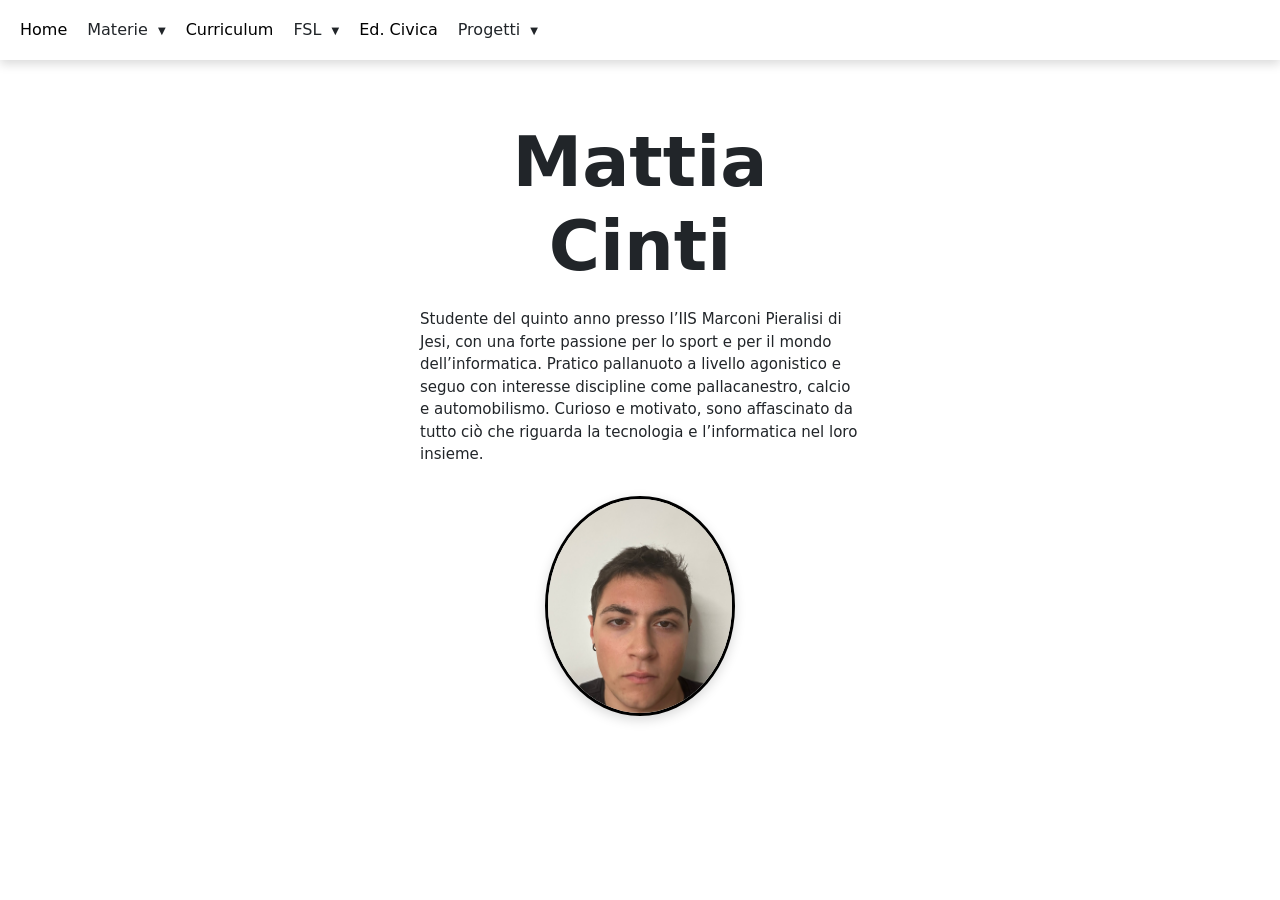
<file: index.html>
<!DOCTYPE html>
<html lang="it">

<head>
    <link href="https://cdn.jsdelivr.net/npm/bootstrap@5.3.8/dist/css/bootstrap.min.css" rel="stylesheet"
        integrity="sha384-sRIl4kxILFvY47J16cr9ZwB07vP4J8+LH7qKQnuqkuIAvNWLzeN8tE5YBujZqJLB" crossorigin="anonymous">
    <script src="https://cdn.jsdelivr.net/npm/bootstrap@5.3.8/dist/js/bootstrap.bundle.min.js"
        integrity="sha384-FKyoEForCGlyvwx9Hj09JcYn3nv7wiPVlz7YYwJrWVcXK/BmnVDxM+D2scQbITxI"
        crossorigin="anonymous"></script>
    <link rel="stylesheet" href="style.css">
    <meta charset="UTF-8">
    <meta name="viewport" content="width=device-width, initial-scale=1.0">
    <title>Home</title>
</head>

<body>
    <nav>
        <ul class="navbar">
            <li><a href="index.html">Home</a></li>
            <li class="dropdown">
                <a data-text="Progetti">Materie <span class="freccia">▼</span></a>
                <ul class="dropdown-menu">
                    <li><a href="materie_umanistiche.html">Area umanistica</a></li>
                    <li><a href="materie_scientifiche.html">Area scientifica</a></li>
                </ul>
            </li>
            <li><a href="curriculum.html">Curriculum</a></li>
            <li class="dropdown">
                <a data-text="FSL">FSL <span class="freccia">▼</span></a>
                <ul class="dropdown-menu">
                    <li><a href="fsl_azienda_ospitante.html">L'azienda ospitante</a></li>
                    <li><a href="fsl_percorso.html">Il mio percorso</a></li>
                </ul>
            </li>
            <li><a href="ed_civica.html">Ed. Civica</a></li>
            <li class="dropdown">
                <a data-text="Progetti">Progetti <span class="freccia">▼</span></a>
                <ul class="dropdown-menu">
                    <li><a href="progetti_anno.html">Progetto dell'anno</a></li>
                    <li><a href="progetti_attività.html">Attività extrascolastiche</a></li>
                    <li><a href="progetti_camere.html">Camere Penali</a></li>
                </ul>
            </li>
        </ul>
    </nav>
    <main>
        <div class="home">
            <h1><b>Mattia Cinti</b></h1>
            <p>Studente del quinto anno presso l’IIS Marconi Pieralisi di Jesi, con una forte passione per lo sport
                e per il mondo dell’informatica. Pratico pallanuoto a livello agonistico e seguo con interesse
                discipline
                come pallacanestro, calcio e automobilismo. Curioso e motivato, sono affascinato da tutto ciò che
                riguarda
                la tecnologia e l’informatica nel loro insieme.</p>

            <div class="foto-cerchio">
                <img src="images/cinti.jpeg" alt="Foto di Mattia Cinti">
            </div>
        </div>
    </main>
</body>

</html>
</file>
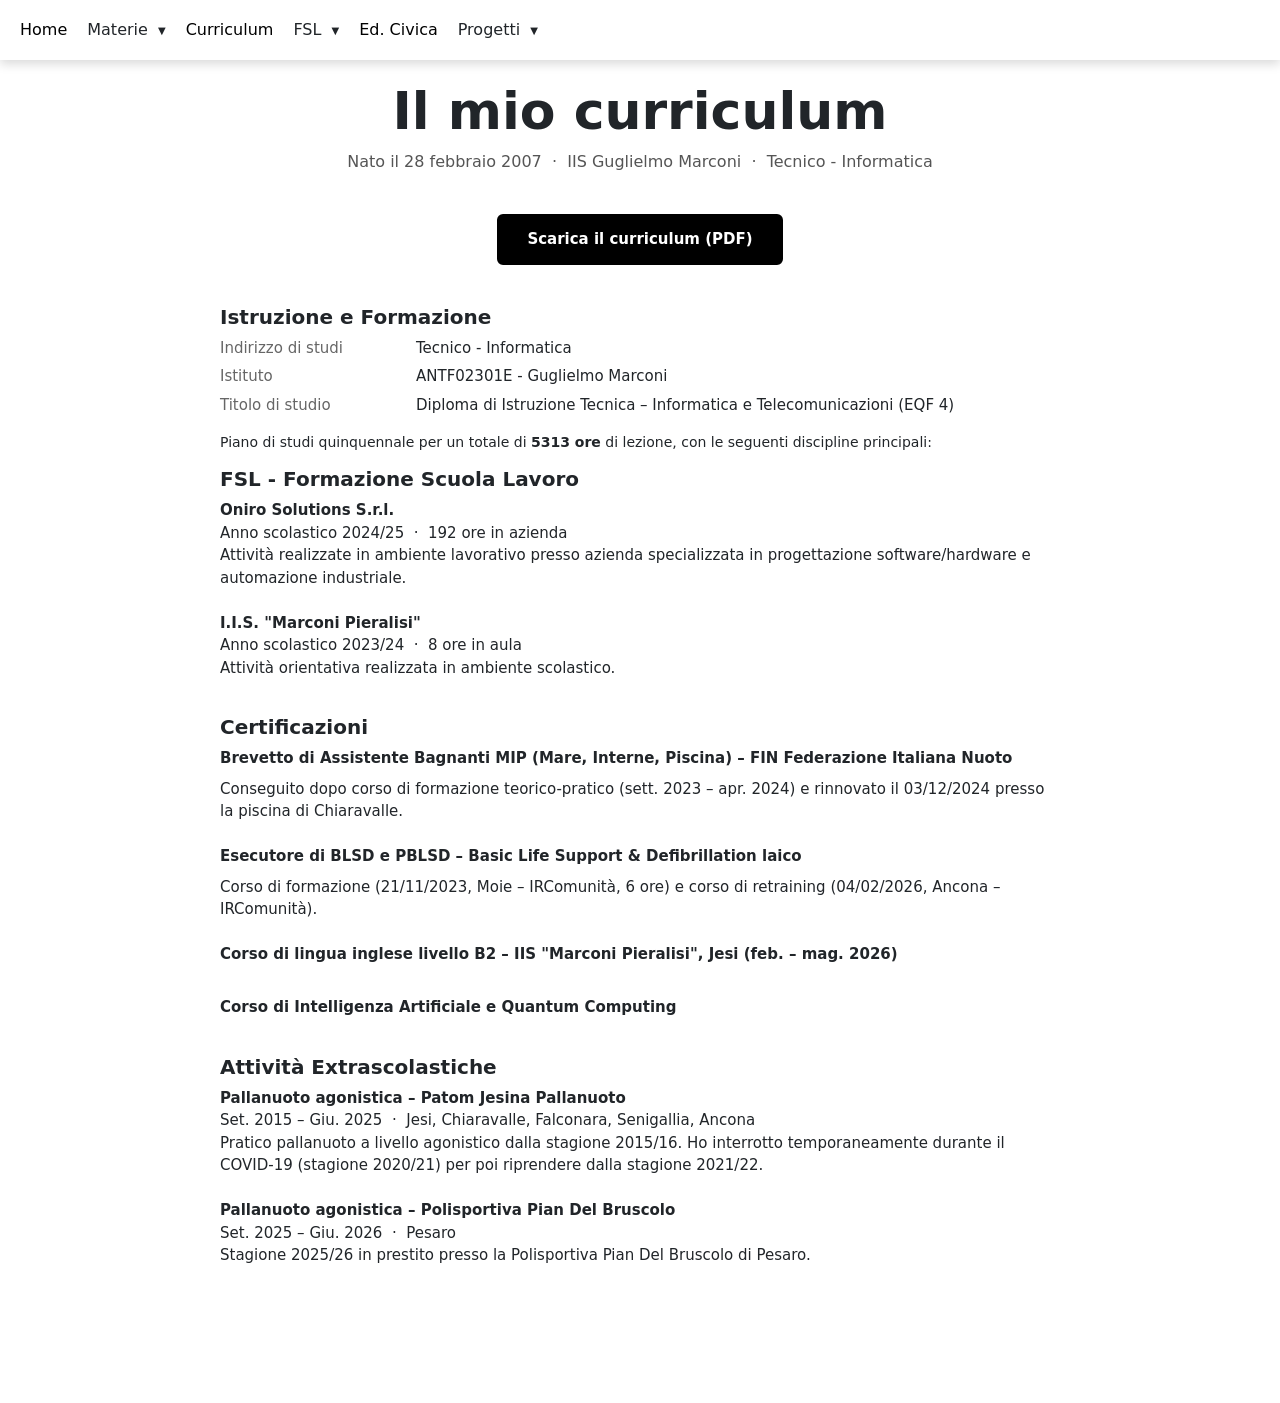
<file: curriculum.html>
<!DOCTYPE html>
<html lang="it">

<head>
    <link href="https://cdn.jsdelivr.net/npm/bootstrap@5.3.8/dist/css/bootstrap.min.css" rel="stylesheet"
        integrity="sha384-sRIl4kxILFvY47J16cr9ZwB07vP4J8+LH7qKQnuqkuIAvNWLzeN8tE5YBujZqJLB" crossorigin="anonymous">
    <script src="https://cdn.jsdelivr.net/npm/bootstrap@5.3.8/dist/js/bootstrap.bundle.min.js"
        integrity="sha384-FKyoEForCGlyvwx9Hj09JcYn3nv7wiPVlz7YYwJrWVcXK/BmnVDxM+D2scQbITxI"
        crossorigin="anonymous"></script>
    <link rel="stylesheet" href="style.css">
    <meta charset="UTF-8">
    <meta name="viewport" content="width=device-width, initial-scale=1.0">
    <title>Curriculum</title>
</head>

<body>
    <nav>
        <ul class="navbar">
            <li><a href="index.html">Home</a></li>
            <li class="dropdown">
                <a data-text="Progetti">Materie <span class="freccia">▼</span></a>
                <ul class="dropdown-menu">
                    <li><a href="materie_umanistiche.html">Area umanistica</a></li>
                    <li><a href="materie_scientifiche.html">Area scientifica</a></li>
                </ul>
            </li>
            <li><a href="curriculum.html">Curriculum</a></li>
            <li class="dropdown">
                <a data-text="FSL">FSL <span class="freccia">▼</span></a>
                <ul class="dropdown-menu">
                    <li><a href="fsl_azienda_ospitante.html">L'azienda ospitante</a></li>
                    <li><a href="fsl_percorso.html">Il mio percorso</a></li>
                </ul>
            </li>
            <li><a href="ed_civica.html">Ed. Civica</a></li>
            <li class="dropdown">
                <a data-text="Progetti">Progetti <span class="freccia">▼</span></a>
                <ul class="dropdown-menu">
                    <li><a href="progetti_anno.html">Progetto dell'anno</a></li>
                    <li><a href="progetti_attività.html">Attività extrascolastiche</a></li>
                    <li><a href="progetti_camere.html">Camere Penali</a></li>
                    
                </ul>
            </li>
            
        </ul>
    </nav>

    <main>
        <div class="curriculum">

            <h1><b>Il mio curriculum</b></h1>
            <p class="sottotitolo">Nato il 28 febbraio 2007 &nbsp;·&nbsp; IIS Guglielmo Marconi &nbsp;·&nbsp; Tecnico -
                Informatica</p>

            <!-- BOTTONE SCARICA PDF -->
            <div class="cv-download">
                <a href="documents/Curriculum_CNTMTT07B28E388O.pdf" download class="btn-download">
                    Scarica il curriculum (PDF)
                </a>
            </div>

            <!-- ISTRUZIONE E FORMAZIONE -->
            <div class="cv-section">
                <div><h5><b>Istruzione e Formazione</b></h5></div>

                <div class="cv-info-grid" style="margin-bottom:16px;">
                    <span class="label">Indirizzo di studi</span>
                    <span class="value">Tecnico - Informatica</span>
                    <span class="label">Istituto</span>
                    <span class="value">ANTF02301E - Guglielmo Marconi</span>
                    <span class="label">Titolo di studio</span>
                    <span class="value">Diploma di Istruzione Tecnica – Informatica e Telecomunicazioni (EQF 4)</span>
                </div>

                <p style="font-size: clamp(12px,1.8vw,14px); margin-bottom:14px;">
                    Piano di studi quinquennale per un totale di <strong>5313 ore</strong> di lezione, con le seguenti
                    discipline principali:
                </p>


                <!-- FSl -->
                <div class="cv-section">
                    <h5><b>FSL - Formazione Scuola Lavoro</b></h5>

                    <div class="">
                        <div><b>Oniro Solutions S.r.l.</b></div>
                        <div>Anno scolastico 2024/25 &nbsp;·&nbsp; 192 ore in azienda</div>
                        <div>Attività realizzate in ambiente lavorativo presso azienda
                            specializzata in progettazione software/hardware e automazione industriale.</div>
                    </div>
                    <br>

                    <div>
                        <div class="cv-card-title"><b>I.I.S. "Marconi Pieralisi"</b></div>
                        <div class="cv-card-sub">Anno scolastico 2023/24 &nbsp;·&nbsp; 8 ore in aula</div>
                        <div class="cv-card-desc">Attività orientativa realizzata in ambiente scolastico.</div>
                    </div>
                </div>

                <!-- CERTIFICAZIONI -->
                <div class="cv-section">
                    <h5><b>Certificazioni</b></h5>

                    <div>
                        <p><b>Brevetto di Assistente Bagnanti MIP (Mare, Interne, Piscina) – FIN Federazione Italiana Nuoto</b></p> Conseguito dopo corso di formazione teorico-pratico (sett. 2023 – apr. 2024) e rinnovato il
                        03/12/2024 presso la piscina di Chiaravalle.
                    </div>
                    <br>

                    <div>
                        <p><b>Esecutore di BLSD e PBLSD – Basic Life Support &amp; Defibrillation laico</b></p>
                        Corso di formazione
                        (21/11/2023, Moie – IRComunità, 6 ore) e corso di retraining (04/02/2026, Ancona – IRComunità).
                    </div>
                    <br>

                    <div>
                        <p><b>Corso di lingua inglese livello B2 – IIS "Marconi Pieralisi", Jesi (feb. – mag. 2026)</b></p>
                    </div>
                    <br>

                    <div>
                        <p><b>Corso di Intelligenza Artificiale e Quantum Computing</b></p>
                    </div>
                </div>

                <!-- ATTIVITÀ EXTRASCOLASTICHE -->
                <div>
                    <h5><b>Attività Extrascolastiche</b></h5>

                    <div>
                        <div><b>Pallanuoto agonistica – Patom Jesina Pallanuoto</b></div>
                        <div>Set. 2015 – Giu. 2025 &nbsp;·&nbsp; Jesi, Chiaravalle, Falconara,
                            Senigallia, Ancona</div>
                        <div>Pratico pallanuoto a livello agonistico dalla stagione 2015/16. Ho
                            interrotto temporaneamente durante il COVID-19 (stagione 2020/21) per poi riprendere dalla
                            stagione 2021/22.</div>
                    </div>
                    <br>
                    <div>
                        <div><b>Pallanuoto agonistica – Polisportiva Pian Del Bruscolo</b></div>
                        <div>Set. 2025 – Giu. 2026 &nbsp;·&nbsp; Pesaro</div>
                        <div>Stagione 2025/26 in prestito presso la Polisportiva Pian Del Bruscolo
                            di Pesaro.</div>
                    </div>
                </div>

            </div>
    </main>

</body>

</html>
</file>
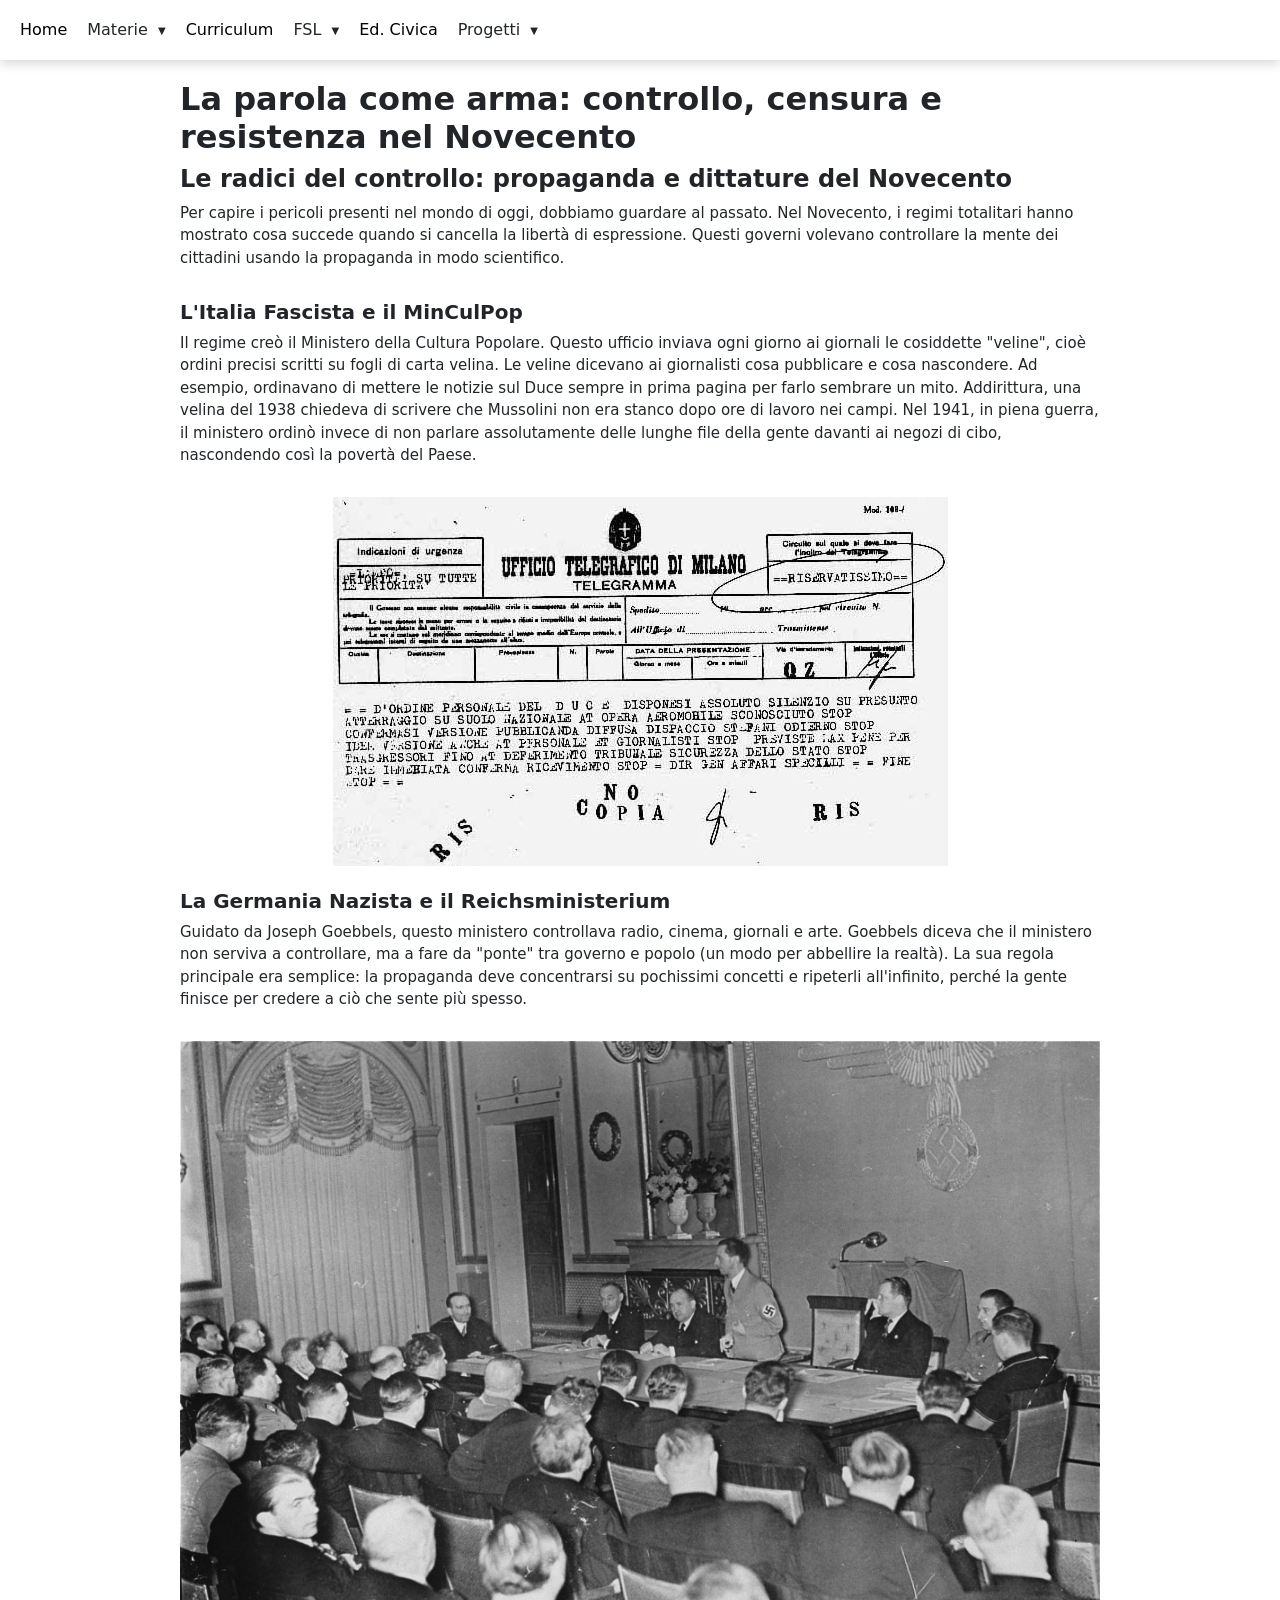
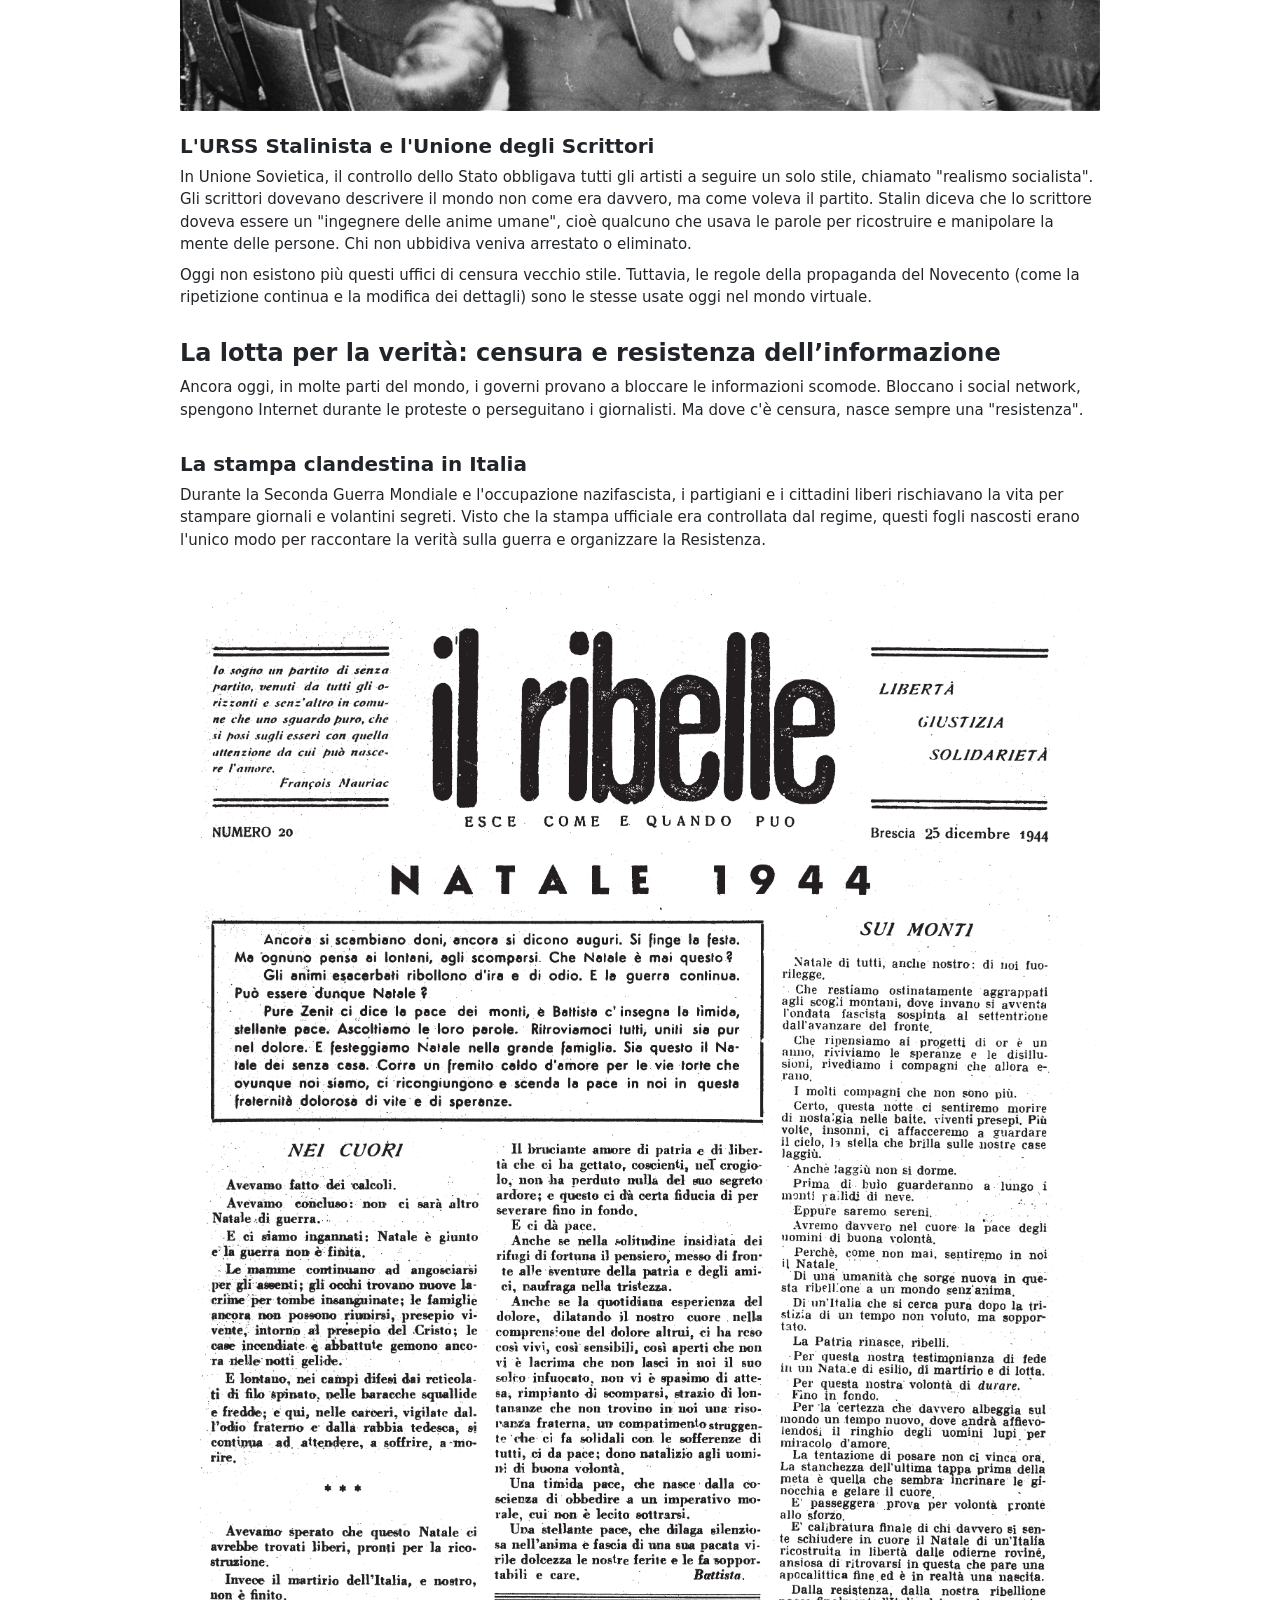
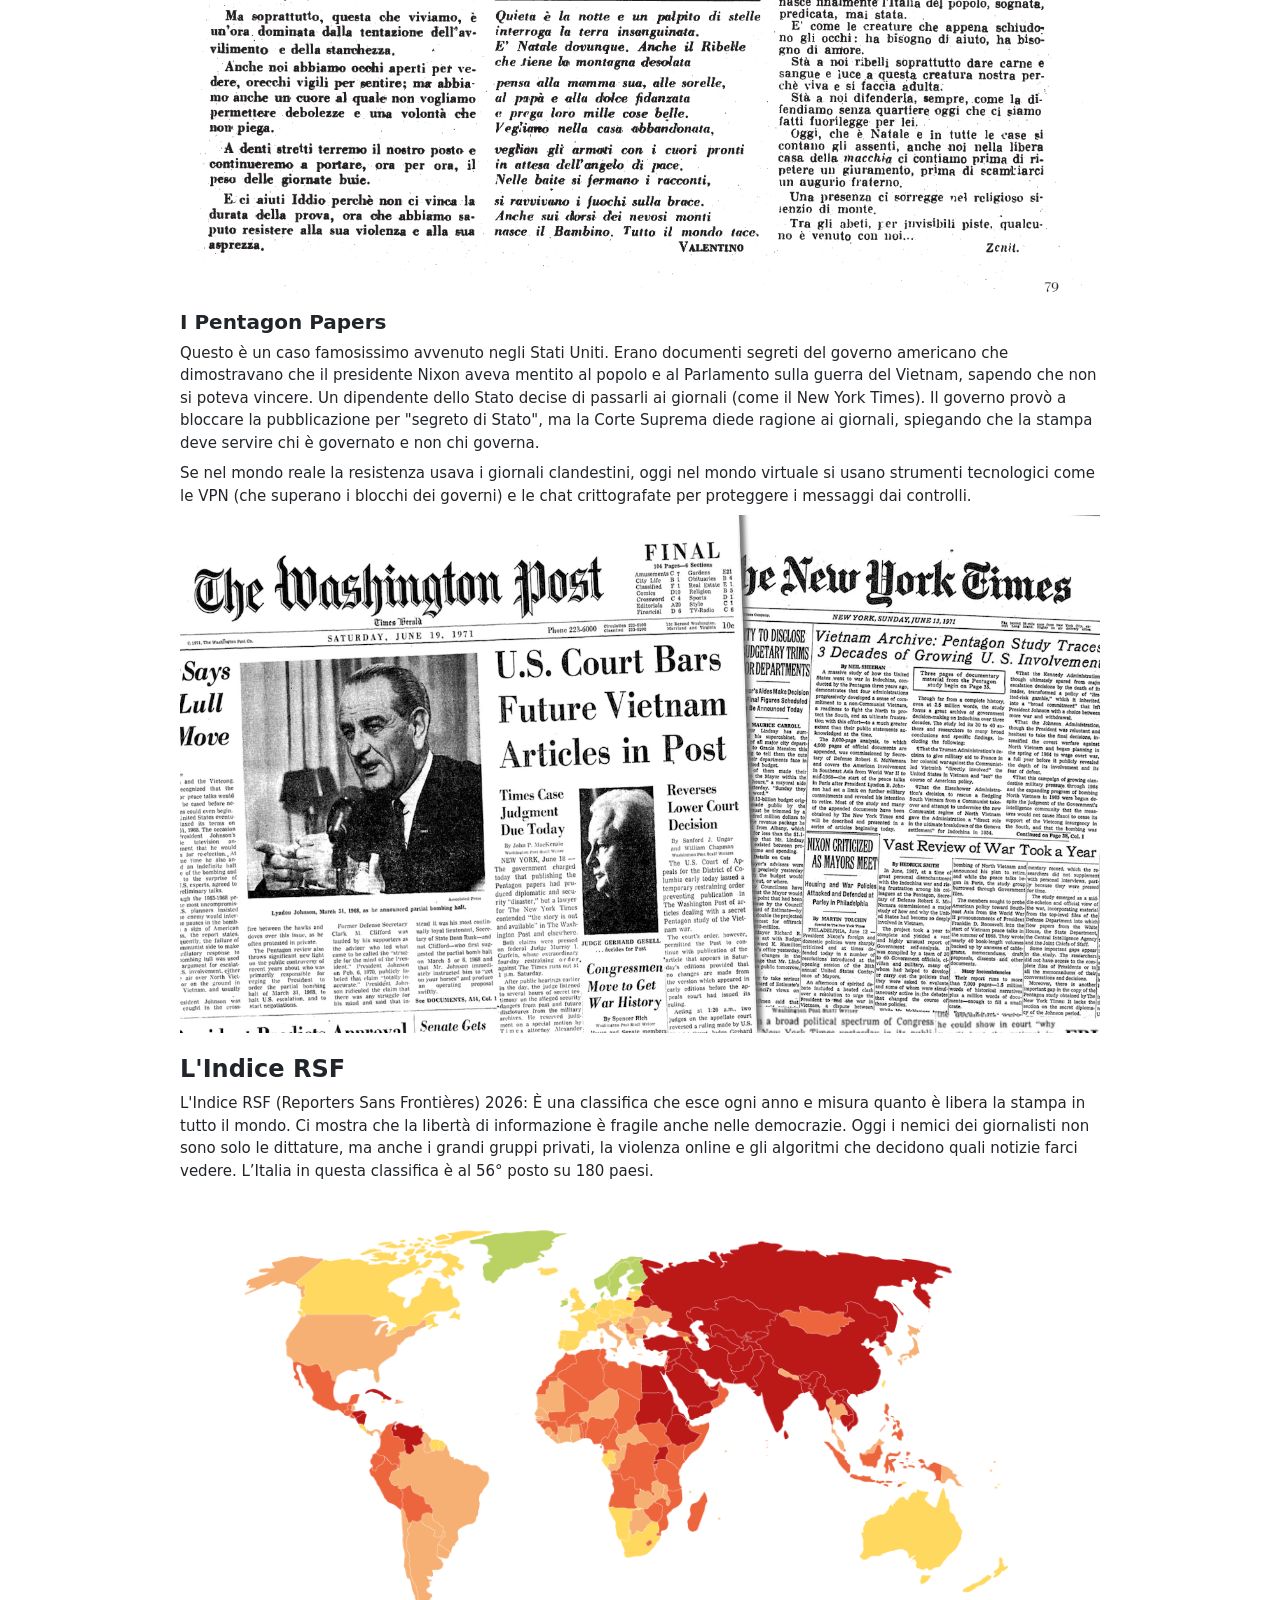
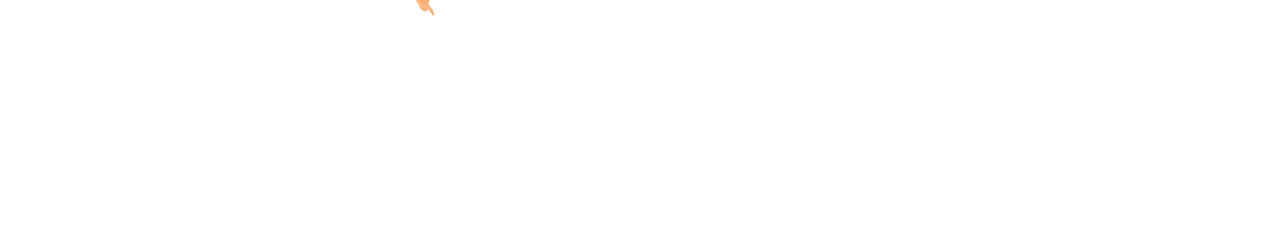
<file: ed_civica.html>
<!DOCTYPE html>
<html lang="en">

<head>
    <link href="https://cdn.jsdelivr.net/npm/bootstrap@5.3.8/dist/css/bootstrap.min.css" rel="stylesheet"
        integrity="sha384-sRIl4kxILFvY47J16cr9ZwB07vP4J8+LH7qKQnuqkuIAvNWLzeN8tE5YBujZqJLB" crossorigin="anonymous">
    <script src="https://cdn.jsdelivr.net/npm/bootstrap@5.3.8/dist/js/bootstrap.bundle.min.js"
        integrity="sha384-FKyoEForCGlyvwx9Hj09JcYn3nv7wiPVlz7YYwJrWVcXK/BmnVDxM+D2scQbITxI"
        crossorigin="anonymous"></script>
    <link rel="stylesheet" href="style.css">
    <meta charset="UTF-8">
    <meta name="viewport" content="width=device-width, initial-scale=1.0">
    <title>Ed. Civica</title>
</head>

<body>
    <nav>
        <ul class="navbar">
            <li><a href="index.html">Home</a></li>
            <li class="dropdown">
                <a data-text="Progetti">Materie <span class="freccia">▼</span></a>
                <ul class="dropdown-menu">
                    <li><a href="materie_umanistiche.html">Area umanistica</a></li>
                    <li><a href="materie_scientifiche.html">Area scientifica</a></li>
                </ul>
            </li>
            <li><a href="curriculum.html">Curriculum</a></li>
            <li class="dropdown">
                <a data-text="FSL">FSL <span class="freccia">▼</span></a>
                <ul class="dropdown-menu">
                    <li><a href="fsl_azienda_ospitante.html">L'azienda ospitante</a></li>
                    <li><a href="fsl_percorso.html">Il mio percorso</a></li>
                </ul>
            </li>
            <li><a href="ed_civica.html">Ed. Civica</a></li>
            <li class="dropdown">
                <a data-text="Progetti">Progetti <span class="freccia">▼</span></a>
                <ul class="dropdown-menu">
                    <li><a href="progetti_anno.html">Progetto dell'anno</a></li>
                    <li><a href="progetti_attività.html">Attività extrascolastiche</a></li>
                    <li><a href="progetti_camere.html">Camere Penali</a></li>
                </ul>
            </li>

        </ul>
    </nav>
    <main>

        <div class="fsl">
            <h2><b>La parola come arma: controllo, censura e resistenza nel Novecento</b></h>
                <h4><b>Le radici del controllo: propaganda e dittature del Novecento</b></h4>
                <p>Per capire i pericoli presenti nel mondo di oggi, dobbiamo guardare al passato. Nel Novecento, i regimi totalitari
                    hanno mostrato cosa succede quando si cancella la libertà di espressione. Questi governi
                    volevano controllare la mente dei cittadini usando la propaganda in modo scientifico.</p>
                <br>
                <h5><b>L'Italia Fascista e il MinCulPop</b></h5>
                <p>Il regime creò il Ministero della Cultura
                    Popolare. Questo ufficio inviava ogni giorno ai giornali le cosiddette "veline", cioè ordini
                    precisi scritti su fogli di carta velina. Le veline dicevano ai giornalisti cosa pubblicare e
                    cosa nascondere. Ad esempio, ordinavano di mettere le notizie sul Duce sempre in prima
                    pagina per farlo sembrare un mito. Addirittura, una velina del 1938 chiedeva di scrivere
                    che Mussolini non era stanco dopo ore di lavoro nei campi. Nel 1941, in piena guerra, il
                    ministero ordinò invece di non parlare assolutamente delle lunghe file della gente davanti
                    ai negozi di cibo, nascondendo così la povertà del Paese.</p>
                <br>
                <img src="images/velina.jpg" alt="" class="immagine-centrata">
                <br>
                <h5><b>La Germania Nazista e il Reichsministerium</b></h5>
                <p>Guidato da Joseph Goebbels,
                    questo ministero controllava radio, cinema, giornali e arte. Goebbels diceva che il
                    ministero non serviva a controllare, ma a fare da "ponte" tra governo e popolo (un modo
                    per abbellire la realtà). La sua regola principale era semplice: la propaganda deve
                    concentrarsi su pochissimi concetti e ripeterli all'infinito, perché la gente finisce per
                    credere a ciò che sente più spesso.
                </p>
                <br>
                <img src="images/goebbels.jpeg" alt="" class="immagine-centrata">
                <br>
                <h5><b>L'URSS Stalinista e l'Unione degli Scrittori</b></h5>
                <p>In Unione Sovietica, il controllo dello
                    Stato obbligava tutti gli artisti a seguire un solo stile, chiamato "realismo socialista". Gli
                    scrittori dovevano descrivere il mondo non come era davvero, ma come voleva il
                    partito. Stalin diceva che lo scrittore doveva essere un "ingegnere delle anime umane",
                    cioè qualcuno che usava le parole per ricostruire e manipolare la mente delle
                    persone. Chi non ubbidiva veniva arrestato o eliminato.</p>
                <p>Oggi non esistono più questi uffici di censura vecchio stile. Tuttavia, le regole della
                    propaganda del Novecento (come la ripetizione continua e la modifica dei dettagli) sono le
                    stesse usate oggi nel mondo virtuale.</p>
                <br>
                <h4><b>La lotta per la verità: censura e resistenza dell’informazione</b></h4>
                <p>Ancora oggi, in molte parti del mondo, i governi provano a bloccare le informazioni scomode.
                    Bloccano i social network, spengono Internet durante le proteste o perseguitano i giornalisti.
                    Ma dove c'è censura, nasce sempre una "resistenza".</p>
                <br>
                <h5><b>La stampa clandestina in Italia</b></h5>
                <p>Durante la Seconda Guerra Mondiale e
                    l'occupazione nazifascista, i partigiani e i cittadini liberi rischiavano la vita per stampare
                    giornali e volantini segreti. Visto che la stampa ufficiale era controllata dal regime, questi
                    fogli nascosti erano l'unico modo per raccontare la verità sulla guerra e organizzare la
                    Resistenza.</p>
                <img src="images/ribelle.png" alt="" class="immagine-centrata">
                <h5><b>I Pentagon Papers</b></h5>
                <p>Questo è un caso famosissimo avvenuto negli Stati Uniti.
                    Erano documenti segreti del governo americano che dimostravano che il presidente Nixon
                    aveva mentito al popolo e al Parlamento sulla guerra del Vietnam, sapendo che non si
                    poteva vincere. Un dipendente dello Stato decise di passarli ai giornali (come il New York
                    Times). Il governo provò a bloccare la pubblicazione per "segreto di Stato", ma la Corte
                    Suprema diede ragione ai giornali, spiegando che la stampa deve servire chi è governato e
                    non chi governa.</p>
                <p>Se nel mondo reale la resistenza usava i giornali clandestini, oggi nel mondo virtuale si usano
                    strumenti tecnologici come le VPN (che superano i blocchi dei governi) e le chat crittografate
                    per proteggere i messaggi dai controlli.</p>
                <img src="images/pentagon.webp" alt="" class="immagine-centrata">
                <br>
                <h4><b>L'Indice RSF</b></h4>
                <p>L'Indice RSF (Reporters Sans Frontières) 2026: È una classifica che esce ogni anno e
                    misura quanto è libera la stampa in tutto il mondo. Ci mostra che la libertà di
                    informazione è fragile anche nelle democrazie. Oggi i nemici dei giornalisti non sono solo
                    le dittature, ma anche i grandi gruppi privati, la violenza online e gli algoritmi che decidono
                    quali notizie farci vedere. L’Italia in questa classifica è al 56° posto su 180 paesi.</p>
                <br>
                <img src="images/indice_rsf.png" alt="" class="immagine-centrata">
        </div>
    </main>

</body>

</html>
</file>
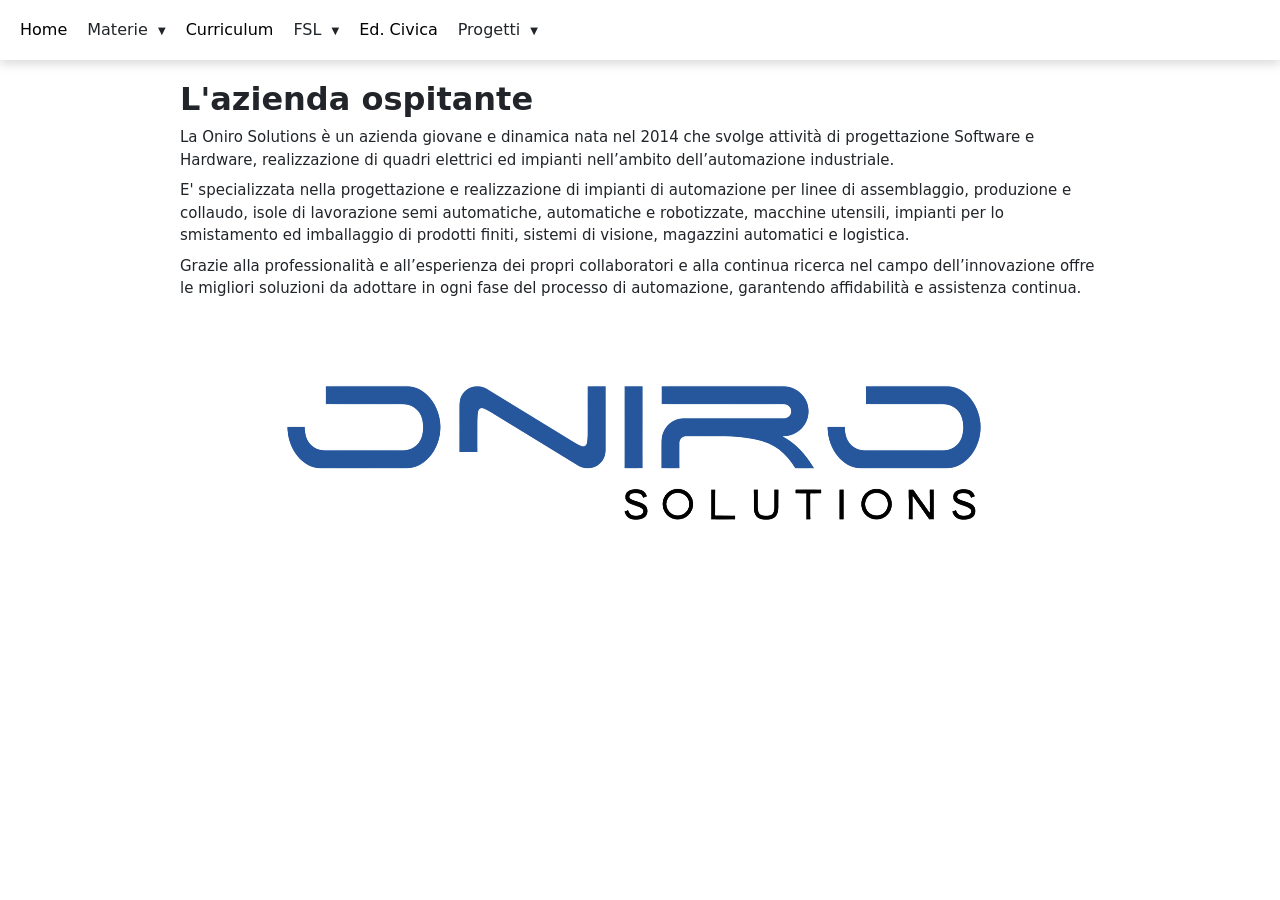
<file: fsl_azienda_ospitante.html>
<!DOCTYPE html>
<html lang="en">

<head>
    <link href="https://cdn.jsdelivr.net/npm/bootstrap@5.3.8/dist/css/bootstrap.min.css" rel="stylesheet"
        integrity="sha384-sRIl4kxILFvY47J16cr9ZwB07vP4J8+LH7qKQnuqkuIAvNWLzeN8tE5YBujZqJLB" crossorigin="anonymous">
    <script src="https://cdn.jsdelivr.net/npm/bootstrap@5.3.8/dist/js/bootstrap.bundle.min.js"
        integrity="sha384-FKyoEForCGlyvwx9Hj09JcYn3nv7wiPVlz7YYwJrWVcXK/BmnVDxM+D2scQbITxI"
        crossorigin="anonymous"></script>
    <link rel="stylesheet" href="style.css">
    <meta charset="UTF-8">
    <meta name="viewport" content="width=device-width, initial-scale=1.0">
    <title>FSL</title>
</head>

<body>
    <nav>
        <ul class="navbar">
            <li><a href="index.html">Home</a></li>
            <li class="dropdown">
                <a data-text="Progetti">Materie <span class="freccia">▼</span></a>
                <ul class="dropdown-menu">
                    <li><a href="materie_umanistiche.html">Area umanistica</a></li>
                    <li><a href="materie_scientifiche.html">Area scientifica</a></li>
                </ul>
            </li>
            <li><a href="curriculum.html">Curriculum</a></li>
            <li class="dropdown">
                <a data-text="FSL">FSL <span class="freccia">▼</span></a>
                <ul class="dropdown-menu">
                    <li><a href="fsl_azienda_ospitante.html">L'azienda ospitante</a></li>
                    <li><a href="fsl_percorso.html">Il mio percorso</a></li>
                </ul>
            </li>
            <li><a href="ed_civica.html">Ed. Civica</a></li>
            <li class="dropdown">
                <a data-text="Progetti">Progetti <span class="freccia">▼</span></a>
                <ul class="dropdown-menu">
                    <li><a href="progetti_anno.html">Progetto dell'anno</a></li>
                    <li><a href="progetti_attività.html">Attività extrascolastiche</a></li>
                    <li><a href="progetti_camere.html">Camere Penali</a></li>
                </ul>
            </li>
            
        </ul>
    </nav>
    <main>

        <div class="fsl">
            <h2><b>L'azienda ospitante</b></h2>
            <p>La Oniro Solutions è un azienda giovane e dinamica nata nel 2014 che svolge attività di progettazione
                Software e Hardware, realizzazione di quadri elettrici ed impianti nell’ambito dell’automazione
                industriale.</p>
            <p> E' specializzata nella progettazione e realizzazione di impianti di automazione per linee di
                assemblaggio, produzione e collaudo, isole di lavorazione semi automatiche, automatiche e robotizzate,
                macchine utensili, impianti per lo smistamento ed imballaggio di prodotti finiti, sistemi di visione,
                magazzini automatici e logistica.</p>
            <p>Grazie alla professionalità e all’esperienza dei propri collaboratori e alla continua ricerca nel campo
                dell’innovazione offre le migliori soluzioni da adottare in ogni fase del processo di automazione,
                garantendo affidabilità e assistenza continua.</p>
            <br>
            <br>
            <img src="images/oniro_logo.png" alt="logo di oniro" class="immagine-centrata">
        </div>
    </main>

</body>

</html>
</file>
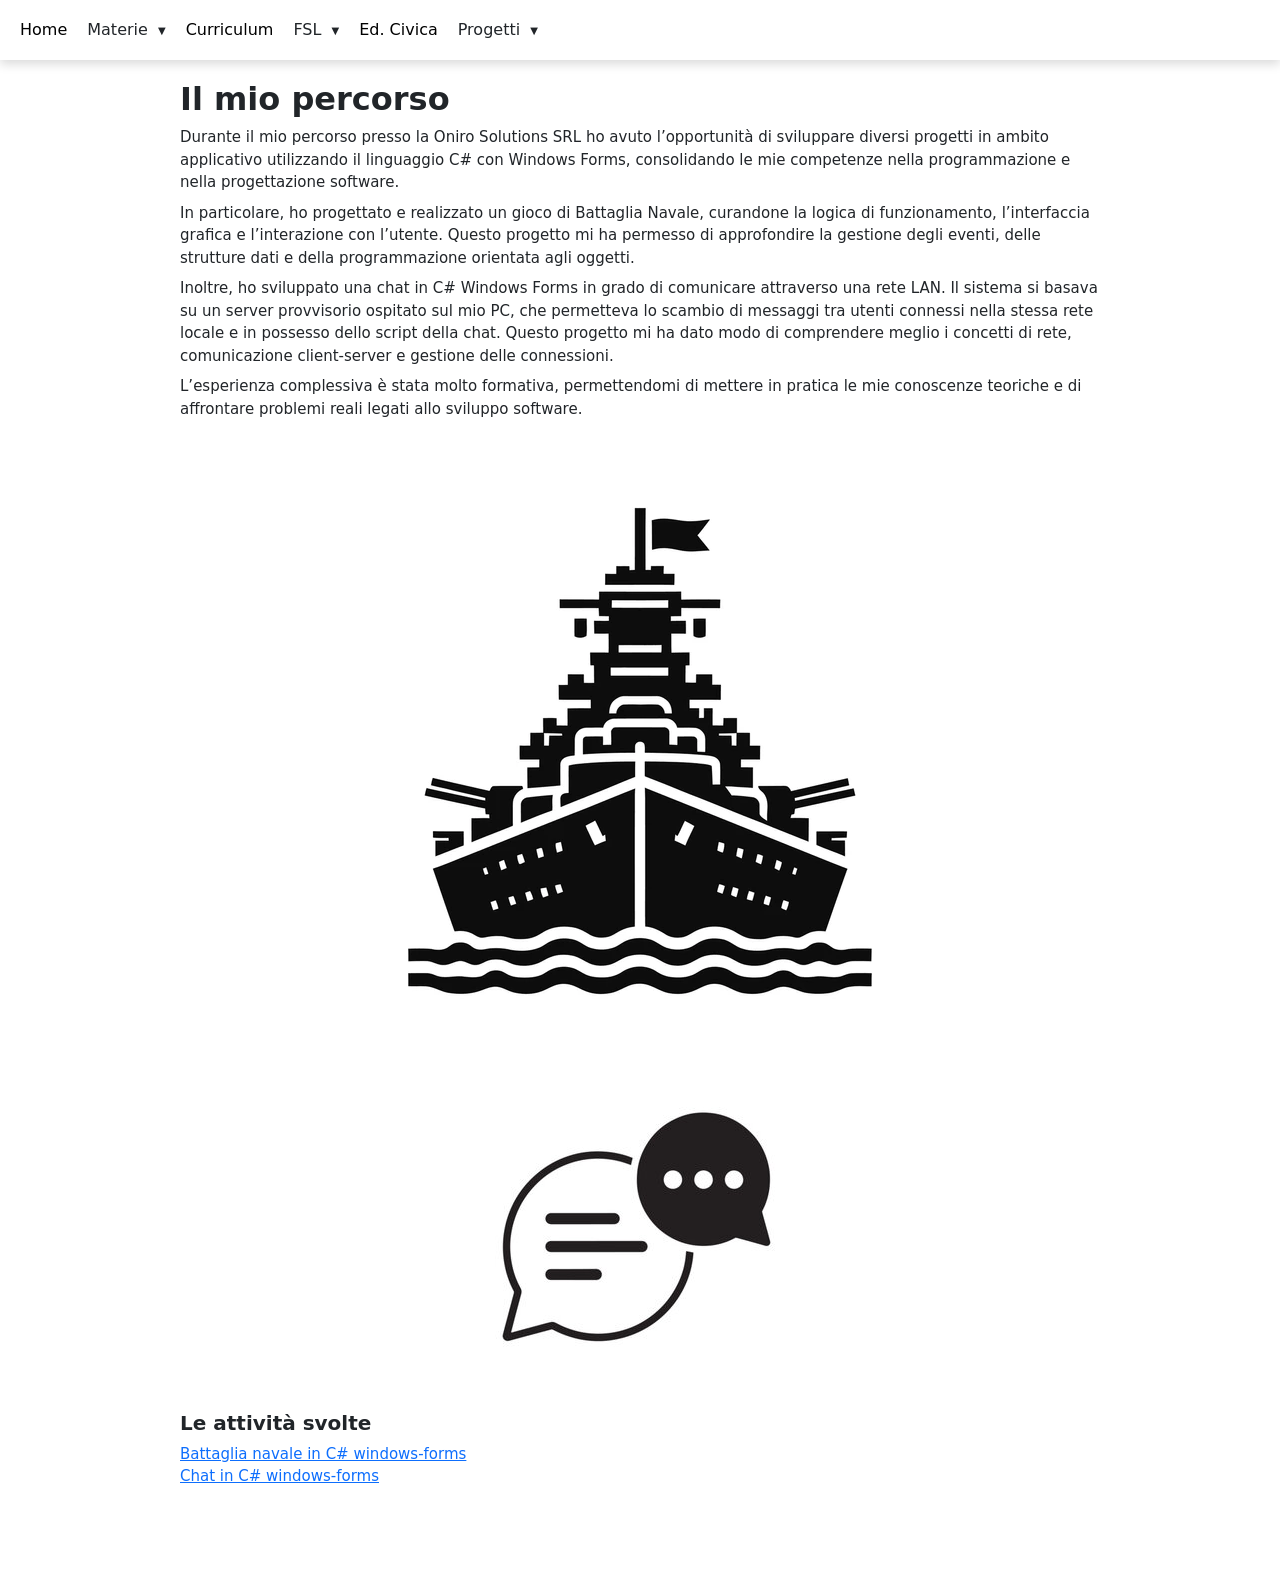
<file: fsl_percorso.html>
<!DOCTYPE html>
<html lang="en">

<head>
    <link href="https://cdn.jsdelivr.net/npm/bootstrap@5.3.8/dist/css/bootstrap.min.css" rel="stylesheet"
        integrity="sha384-sRIl4kxILFvY47J16cr9ZwB07vP4J8+LH7qKQnuqkuIAvNWLzeN8tE5YBujZqJLB" crossorigin="anonymous">
    <script src="https://cdn.jsdelivr.net/npm/bootstrap@5.3.8/dist/js/bootstrap.bundle.min.js"
        integrity="sha384-FKyoEForCGlyvwx9Hj09JcYn3nv7wiPVlz7YYwJrWVcXK/BmnVDxM+D2scQbITxI"
        crossorigin="anonymous"></script>
    <link rel="stylesheet" href="style.css">
    <meta charset="UTF-8">
    <meta name="viewport" content="width=device-width, initial-scale=1.0">
    <title>FSL</title>
</head>

<body>
    <nav>
        <ul class="navbar">
            <li><a href="index.html">Home</a></li>
            <li class="dropdown">
                <a data-text="Progetti">Materie <span class="freccia">▼</span></a>
                <ul class="dropdown-menu">
                    <li><a href="materie_umanistiche.html">Area umanistica</a></li>
                    <li><a href="materie_scientifiche.html">Area scientifica</a></li>
                </ul>
            </li>
            <li><a href="curriculum.html">Curriculum</a></li>
            <li class="dropdown">
                <a data-text="FSL">FSL <span class="freccia">▼</span></a>
                <ul class="dropdown-menu">
                    <li><a href="fsl_azienda_ospitante.html">L'azienda ospitante</a></li>
                    <li><a href="fsl_percorso.html">Il mio percorso</a></li>
                </ul>
            </li>
            <li><a href="ed_civica.html">Ed. Civica</a></li>
            <li class="dropdown">
                <a data-text="Progetti">Progetti <span class="freccia">▼</span></a>
                <ul class="dropdown-menu">
                    <li><a href="progetti_anno.html">Progetto dell'anno</a></li>
                    <li><a href="progetti_attività.html">Attività extrascolastiche</a></li>
                    <li><a href="progetti_camere.html">Camere Penali</a></li>
                </ul>
            </li>
            
        </ul>
    </nav>
    <main>

        <div class="fsl">
            <h2><b>Il mio percorso</b></h2>
            <p>Durante il mio percorso presso la Oniro Solutions SRL ho avuto l’opportunità di sviluppare diversi
                progetti in ambito applicativo utilizzando il linguaggio C# con Windows Forms, consolidando le mie
                competenze nella programmazione e nella progettazione software.</p>
            <p>In particolare, ho progettato e realizzato un gioco di Battaglia Navale, curandone la logica di
                funzionamento, l’interfaccia grafica e l’interazione con l’utente. Questo progetto mi ha permesso di
                approfondire la gestione degli eventi, delle strutture dati e della programmazione orientata agli
                oggetti.</p>
            <p>Inoltre, ho sviluppato una chat in C# Windows Forms in grado di comunicare attraverso una rete LAN. Il
                sistema si basava su un server provvisorio ospitato sul mio PC, che permetteva lo scambio di messaggi
                tra utenti connessi nella stessa rete locale e in possesso dello script della chat. Questo progetto mi
                ha dato modo di comprendere meglio i concetti di rete, comunicazione client-server e gestione delle
                connessioni.</p>
            <p>L’esperienza complessiva è stata molto formativa, permettendomi di mettere in pratica le mie conoscenze
                teoriche e di affrontare problemi reali legati allo sviluppo software.</p>
            <br>
            <img src="images/battaglia" alt="battaglia navale" class="immagine-centrata">
            <img src="images/chat.jpg" alt="battaglia navale" class="immagine-centrata">
            <h5><b>Le attività svolte</b></h5>
            <a href="https://youtu.be/ogomOZ4PMeU?si=OdJKOaub2TJC6EXj">Battaglia navale in C# windows-forms</a>
            <br>
            <a href="https://youtu.be/_Nf4TwTX2d8">Chat in C# windows-forms</a>
        </div>
    </main>

</body>

</html>
</file>
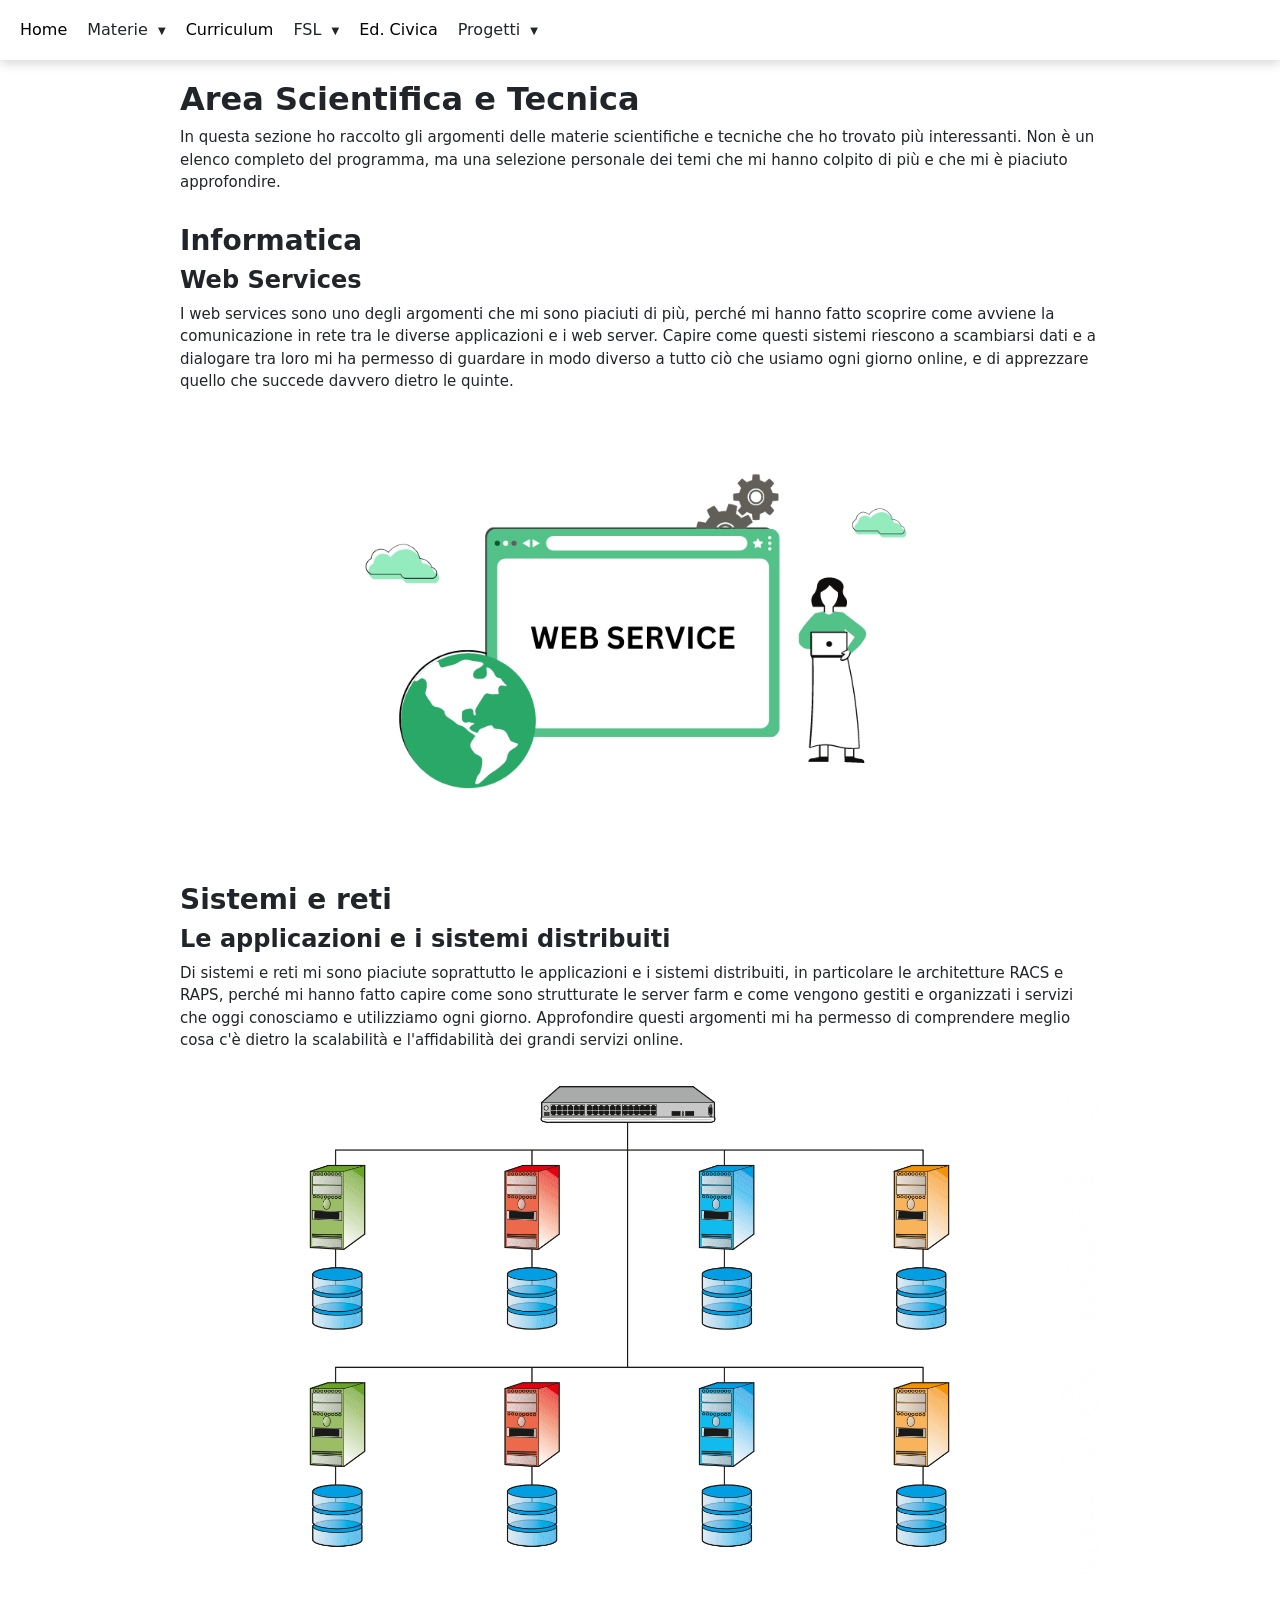
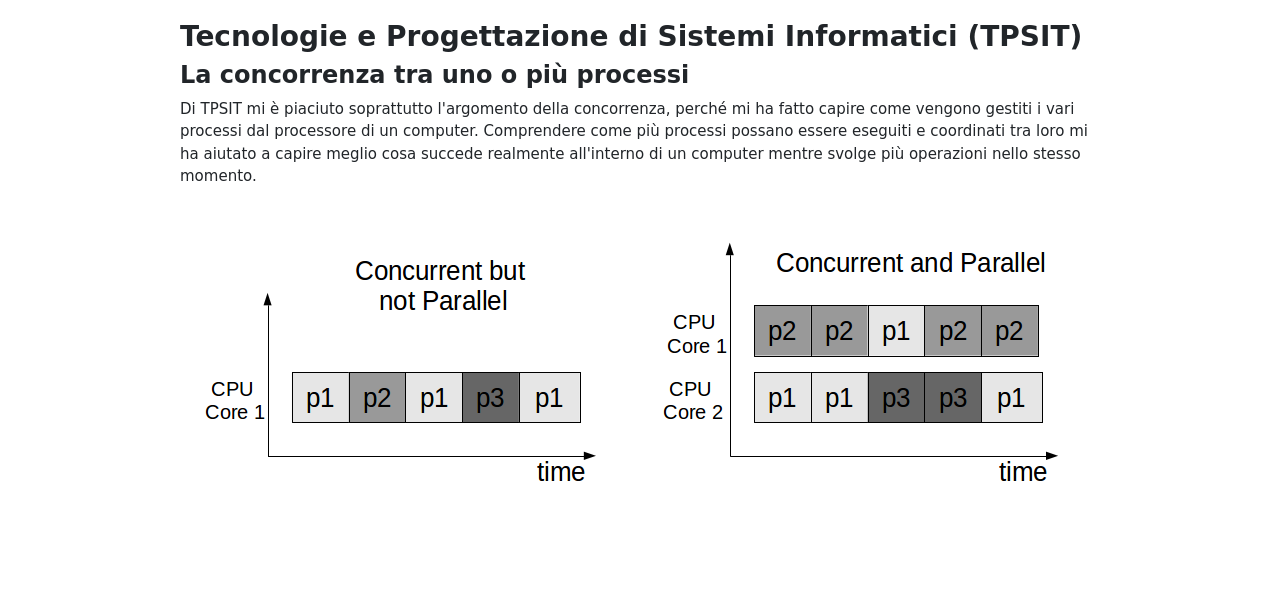
<file: materie_scientifiche.html>
<!DOCTYPE html>
<html lang="en">

<head>
    <link href="https://cdn.jsdelivr.net/npm/bootstrap@5.3.8/dist/css/bootstrap.min.css" rel="stylesheet"
        integrity="sha384-sRIl4kxILFvY47J16cr9ZwB07vP4J8+LH7qKQnuqkuIAvNWLzeN8tE5YBujZqJLB" crossorigin="anonymous">
    <script src="https://cdn.jsdelivr.net/npm/bootstrap@5.3.8/dist/js/bootstrap.bundle.min.js"
        integrity="sha384-FKyoEForCGlyvwx9Hj09JcYn3nv7wiPVlz7YYwJrWVcXK/BmnVDxM+D2scQbITxI"
        crossorigin="anonymous"></script>
    <link rel="stylesheet" href="style.css">
    <meta charset="UTF-8">
    <meta name="viewport" content="width=device-width, initial-scale=1.0">
    <title>Materie Scientifiche</title>
</head>

<body>
    <nav>
        <ul class="navbar">
            <li><a href="index.html">Home</a></li>
            <li class="dropdown">
                <a data-text="Progetti">Materie <span class="freccia">▼</span></a>
                <ul class="dropdown-menu">
                    <li><a href="materie_umanistiche.html">Area umanistica</a></li>
                    <li><a href="materie_scientifiche.html">Area scientifica</a></li>
                </ul>
            </li>
            <li><a href="curriculum.html">Curriculum</a></li>
            <li class="dropdown">
                <a data-text="FSL">FSL <span class="freccia">▼</span></a>
                <ul class="dropdown-menu">
                    <li><a href="fsl_azienda_ospitante.html">L'azienda ospitante</a></li>
                    <li><a href="fsl_percorso.html">Il mio percorso</a></li>
                </ul>
            </li>
            <li><a href="ed_civica.html">Ed. Civica</a></li>
            <li class="dropdown">
                <a data-text="Progetti">Progetti <span class="freccia">▼</span></a>
                <ul class="dropdown-menu">
                    <li><a href="progetti_anno.html">Progetto dell'anno</a></li>
                    <li><a href="progetti_attività.html">Attività extrascolastiche</a></li>
                    <li><a href="progetti_camere.html">Camere Penali</a></li>
                </ul>
            </li>

        </ul>
    </nav>
    <main>

        <div class="fsl">
            <h2><b>Area Scientifica e Tecnica</b></h2>
            <p>In questa sezione ho raccolto gli argomenti delle materie scientifiche e tecniche che ho trovato più interessanti. Non è un
                elenco completo del programma, ma una selezione personale dei temi che mi hanno colpito di più e che mi
                è piaciuto approfondire.</p>

            <br>
            <h3><b>Informatica</b></h3>
            <h4><b>Web Services</b></h4>
            <p>I web services sono uno degli argomenti che mi sono piaciuti di più, perché mi hanno fatto scoprire come
                avviene la comunicazione in rete tra le diverse applicazioni e i web server. Capire come questi sistemi
                riescono a scambiarsi dati e a dialogare tra loro mi ha permesso di guardare in modo diverso a tutto ciò
                che usiamo ogni giorno online, e di apprezzare quello che succede davvero dietro le quinte.</p>
            <img src="images/webservices.png" alt="Web Services" class="immagine-centrata">
            <br>

            <h3><b>Sistemi e reti</b></h3>
            <h4><b>Le applicazioni e i sistemi distribuiti</b></h4>
            <p>Di sistemi e reti mi sono piaciute soprattutto le applicazioni e i sistemi distribuiti, in particolare le
                architetture RACS e RAPS, perché mi hanno fatto capire come sono strutturate le server farm e come
                vengono gestiti e organizzati i servizi che oggi conosciamo e utilizziamo ogni giorno. Approfondire
                questi argomenti mi ha permesso di comprendere meglio cosa c'è dietro la scalabilità e l'affidabilità
                dei grandi servizi online.</p>
            <br>
            <img src="images/racs_raps.png" alt="Le applicazione e i sistemi distribuiti" class="immagine-centrata">

            <br>
            <br>
            <h3><b>Tecnologie e Progettazione di Sistemi Informatici (TPSIT)</b></h3>
            <h4><b>La concorrenza tra uno o più processi</b></h4>
            <p>Di TPSIT mi è piaciuto soprattutto l'argomento della concorrenza, perché mi ha fatto capire come vengono
                gestiti i vari processi dal processore di un computer. Comprendere come più processi possano essere
                eseguiti e coordinati tra loro mi ha aiutato a capire meglio cosa succede realmente all'interno di un
                computer mentre svolge più operazioni nello stesso momento.</p>
            <br>
            <br>
            <img src="images/concorrenza.png" alt="Concorrenza" class="immagine-centrata">

        </div>
    </main>

</body>

</html>
</file>
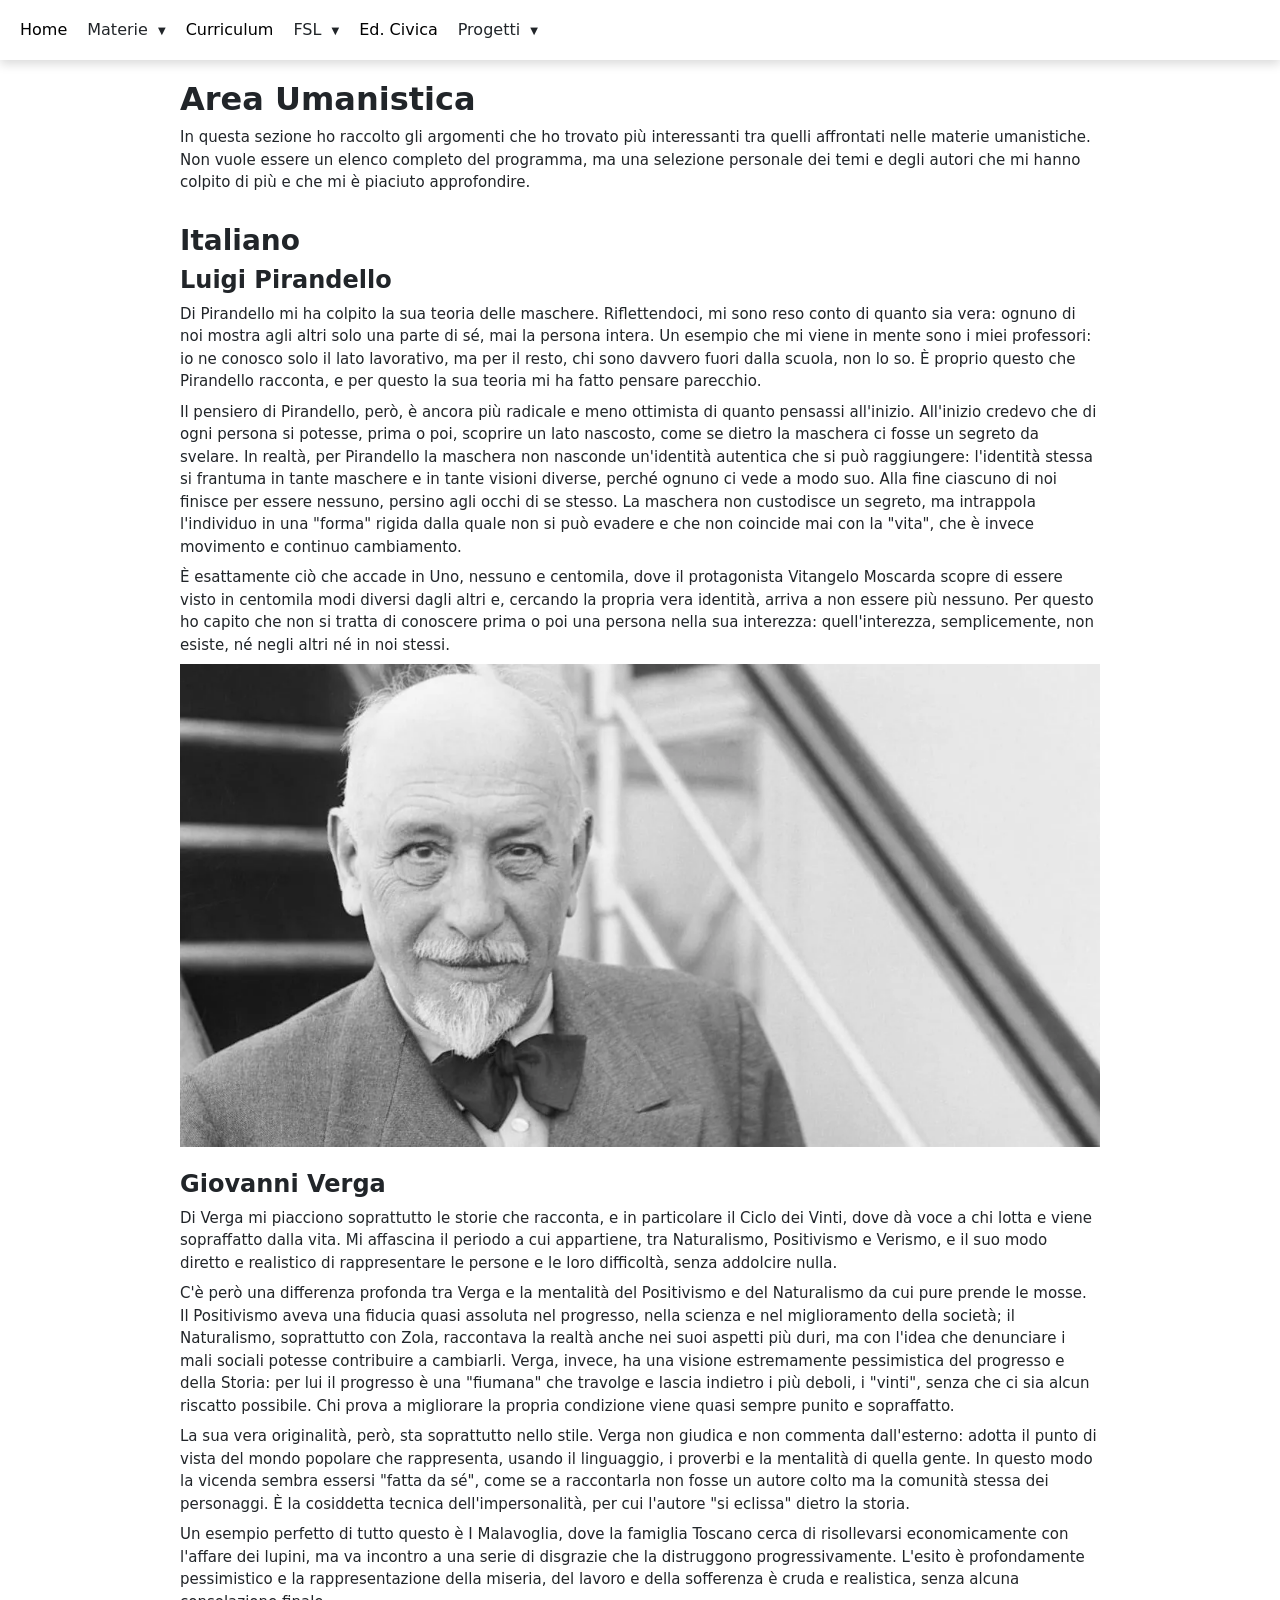
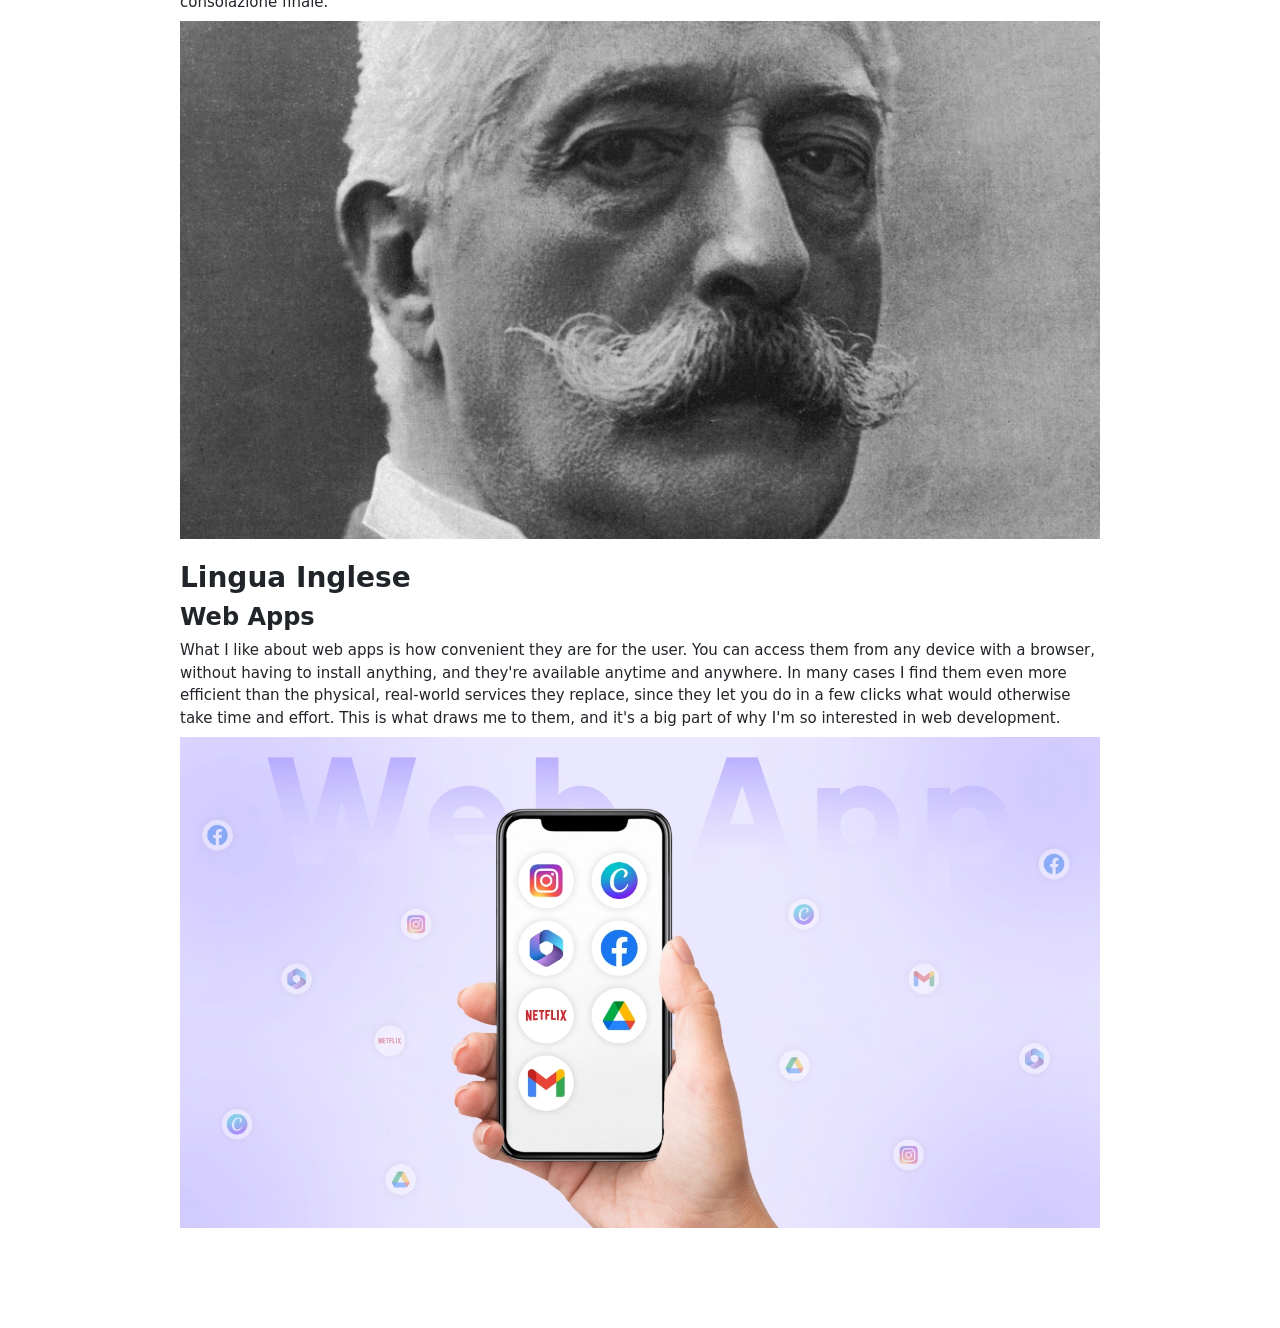
<file: materie_umanistiche.html>
<!DOCTYPE html>
<html lang="en">

<head>
    <link href="https://cdn.jsdelivr.net/npm/bootstrap@5.3.8/dist/css/bootstrap.min.css" rel="stylesheet"
        integrity="sha384-sRIl4kxILFvY47J16cr9ZwB07vP4J8+LH7qKQnuqkuIAvNWLzeN8tE5YBujZqJLB" crossorigin="anonymous">
    <script src="https://cdn.jsdelivr.net/npm/bootstrap@5.3.8/dist/js/bootstrap.bundle.min.js"
        integrity="sha384-FKyoEForCGlyvwx9Hj09JcYn3nv7wiPVlz7YYwJrWVcXK/BmnVDxM+D2scQbITxI"
        crossorigin="anonymous"></script>
    <link rel="stylesheet" href="style.css">
    <meta charset="UTF-8">
    <meta name="viewport" content="width=device-width, initial-scale=1.0">
    <title>Materie Umanistiche</title>
</head>

<body>
    <nav>
        <ul class="navbar">
            <li><a href="index.html">Home</a></li>
            <li class="dropdown">
                <a data-text="Progetti">Materie <span class="freccia">▼</span></a>
                <ul class="dropdown-menu">
                    <li><a href="materie_umanistiche.html">Area umanistica</a></li>
                    <li><a href="materie_scientifiche.html">Area scientifica</a></li>
                </ul>
            </li>
            <li><a href="curriculum.html">Curriculum</a></li>
            <li class="dropdown">
                <a data-text="FSL">FSL <span class="freccia">▼</span></a>
                <ul class="dropdown-menu">
                    <li><a href="fsl_azienda_ospitante.html">L'azienda ospitante</a></li>
                    <li><a href="fsl_percorso.html">Il mio percorso</a></li>
                </ul>
            </li>
            <li><a href="ed_civica.html">Ed. Civica</a></li>
            <li class="dropdown">
                <a data-text="Progetti">Progetti <span class="freccia">▼</span></a>
                <ul class="dropdown-menu">
                    <li><a href="progetti_anno.html">Progetto dell'anno</a></li>
                    <li><a href="progetti_attività.html">Attività extrascolastiche</a></li>
                    <li><a href="progetti_camere.html">Camere Penali</a></li>
                </ul>
            </li>

        </ul>
    </nav>
    <main>

        <div class="fsl">
            <h2><b>Area Umanistica</b></h2>
            <p>In questa sezione ho raccolto gli argomenti che ho trovato più interessanti tra quelli affrontati nelle
                materie umanistiche. Non vuole essere un elenco completo del programma, ma una selezione personale dei
                temi e degli autori che mi hanno colpito di più e che mi è piaciuto approfondire.</p>

            <br>
            <h3><b>Italiano</b></h3>
            <h4><b>Luigi Pirandello</b></h4>
            <p>
                Di Pirandello mi
                ha colpito la sua teoria delle maschere. Riflettendoci, mi sono reso conto di quanto sia vera: ognuno di
                noi mostra agli altri solo una parte di sé, mai la persona intera. Un esempio che mi viene in mente sono
                i miei professori: io ne conosco solo il lato lavorativo, ma per il resto, chi sono davvero fuori dalla
                scuola, non lo so. È proprio questo che Pirandello racconta, e per questo la sua teoria mi ha fatto
                pensare parecchio.</p>
            <p>Il pensiero di Pirandello, però, è ancora più radicale e meno ottimista di quanto pensassi all'inizio.
                All'inizio credevo che di ogni persona si potesse, prima o poi, scoprire un lato nascosto, come se
                dietro la maschera ci fosse un segreto da svelare. In realtà, per Pirandello la maschera non nasconde
                un'identità autentica che si può raggiungere: l'identità stessa si frantuma in tante maschere e in tante
                visioni diverse, perché ognuno ci vede a modo suo. Alla fine ciascuno di noi finisce per essere nessuno,
                persino agli occhi di se stesso. La maschera non custodisce un segreto, ma intrappola l'individuo in una
                "forma" rigida dalla quale non si può evadere e che non coincide mai con la "vita", che è invece
                movimento e continuo cambiamento.</p>
            <p>È esattamente ciò che accade in Uno, nessuno e centomila, dove il protagonista Vitangelo Moscarda scopre
                di essere visto in centomila modi diversi dagli altri e, cercando la propria vera identità, arriva a non
                essere più nessuno. Per questo ho capito che non si tratta di conoscere prima o poi una persona nella
                sua interezza: quell'interezza, semplicemente, non esiste, né negli altri né in noi stessi.</p>
            <img src="images/pirandello" alt="Luigi Pirandello" class="immagine-centrata">

            <br>
            <h4><b>Giovanni Verga</b></h4>
            <p>
                Di Verga mi piacciono
                soprattutto le storie che racconta, e in particolare il Ciclo dei Vinti, dove dà voce a chi lotta e
                viene sopraffatto dalla vita. Mi affascina il periodo a cui appartiene, tra Naturalismo, Positivismo e
                Verismo, e il suo modo diretto e realistico di rappresentare le persone e le loro difficoltà, senza
                addolcire nulla.</p>
            <p>C'è però una differenza profonda tra Verga e la mentalità del Positivismo e del Naturalismo da cui pure
                prende le mosse. Il Positivismo aveva una fiducia quasi assoluta nel progresso, nella scienza e nel
                miglioramento della società; il Naturalismo, soprattutto con Zola, raccontava la realtà anche nei suoi
                aspetti più duri, ma con l'idea che denunciare i mali sociali potesse contribuire a cambiarli. Verga,
                invece, ha una visione estremamente pessimistica del progresso e della Storia: per lui il progresso è
                una "fiumana" che travolge e lascia indietro i più deboli, i "vinti", senza che ci sia alcun riscatto
                possibile. Chi prova a migliorare la propria condizione viene quasi sempre punito e sopraffatto.</p>
            <p>La sua vera originalità, però, sta soprattutto nello stile. Verga non giudica e non commenta
                dall'esterno: adotta il punto di vista del mondo popolare che rappresenta, usando il linguaggio, i
                proverbi e la mentalità di quella gente. In questo modo la vicenda sembra essersi "fatta da sé", come se
                a raccontarla non fosse un autore colto ma la comunità stessa dei personaggi. È la cosiddetta tecnica
                dell'impersonalità, per cui l'autore "si eclissa" dietro la storia.</p>
            <p>Un esempio perfetto di tutto questo è I Malavoglia, dove la famiglia Toscano cerca di risollevarsi
                economicamente con l'affare dei lupini, ma va incontro a una serie di disgrazie che la distruggono
                progressivamente. L'esito è profondamente pessimistico e la rappresentazione della miseria, del lavoro e
                della sofferenza è cruda e realistica, senza alcuna consolazione finale.</p>
            <img src="images/verga2.avif" alt="Giovanni Verga" class="immagine-centrata">


            <br>
            <h3><b>Lingua Inglese</b></h3>
            <h4><b>Web Apps</b></h4>
            <p>
                What I like about web apps is how convenient they are for the user. You can access them from any device
                with a browser, without having to install anything, and they're available anytime and anywhere. In many
                cases I find them even more efficient than the physical, real-world services they replace, since they
                let you do in a few clicks what would otherwise take time and effort. This is what draws me to them, and
                it's a big part of why I'm so interested in web development.</p>
            <img src="images/webapps.webp" alt="Web Apps" class="immagine-centrata">

        </div>
    </main>

</body>

</html>
</file>
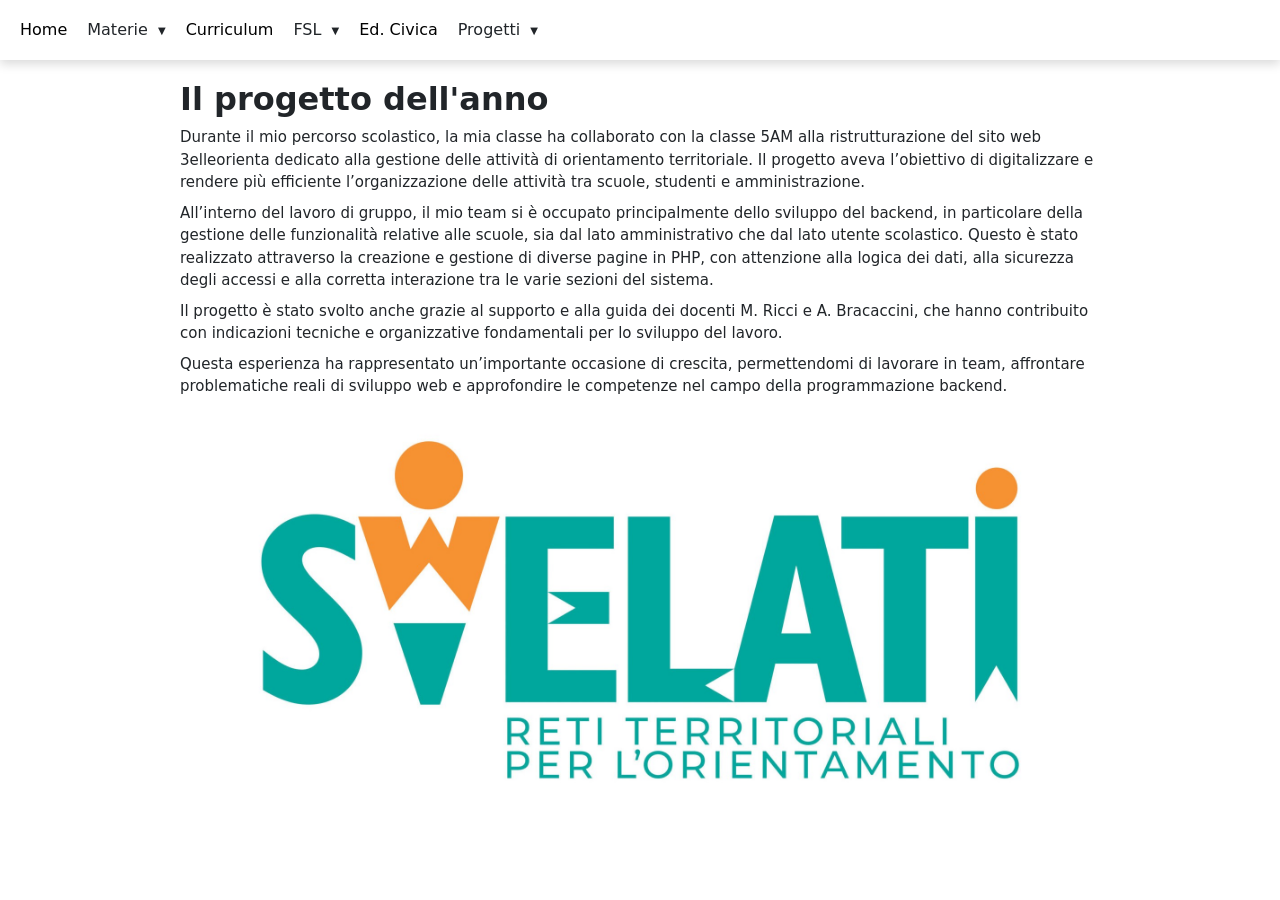
<file: progetti_anno.html>
<!DOCTYPE html>
<html lang="en">

<head>
    <link href="https://cdn.jsdelivr.net/npm/bootstrap@5.3.8/dist/css/bootstrap.min.css" rel="stylesheet"
        integrity="sha384-sRIl4kxILFvY47J16cr9ZwB07vP4J8+LH7qKQnuqkuIAvNWLzeN8tE5YBujZqJLB" crossorigin="anonymous">
    <script src="https://cdn.jsdelivr.net/npm/bootstrap@5.3.8/dist/js/bootstrap.bundle.min.js"
        integrity="sha384-FKyoEForCGlyvwx9Hj09JcYn3nv7wiPVlz7YYwJrWVcXK/BmnVDxM+D2scQbITxI"
        crossorigin="anonymous"></script>
    <link rel="stylesheet" href="style.css">
    <meta charset="UTF-8">
    <meta name="viewport" content="width=device-width, initial-scale=1.0">
    <title>Progetto dell'anno</title>
</head>

<body>
    <nav>
        <ul class="navbar">
            <li><a href="index.html">Home</a></li>
            <li class="dropdown">
                <a data-text="Progetti">Materie <span class="freccia">▼</span></a>
                <ul class="dropdown-menu">
                    <li><a href="materie_umanistiche.html">Area umanistica</a></li>
                    <li><a href="materie_scientifiche.html">Area scientifica</a></li>
                </ul>
            </li>
            <li><a href="curriculum.html">Curriculum</a></li>
            <li class="dropdown">
                <a data-text="FSL">FSL <span class="freccia">▼</span></a>
                <ul class="dropdown-menu">
                    <li><a href="fsl_azienda_ospitante.html">L'azienda ospitante</a></li>
                    <li><a href="fsl_percorso.html">Il mio percorso</a></li>
                </ul>
            </li>
            <li><a href="ed_civica.html">Ed. Civica</a></li>
            <li class="dropdown">
                <a data-text="Progetti">Progetti <span class="freccia">▼</span></a>
                <ul class="dropdown-menu">
                    <li><a href="progetti_anno.html">Progetto dell'anno</a></li>
                    <li><a href="progetti_attività.html">Attività extrascolastiche</a></li>
                    <li><a href="progetti_camere.html">Camere Penali</a></li>
                </ul>
            </li>
            
        </ul>
    </nav>
    <main>

        <div class="fsl">
            <h2><b>Il progetto dell'anno</b></h2>
            <p>Durante il mio percorso scolastico, la mia classe ha collaborato con la classe 5AM alla ristrutturazione
                del sito web 3elleorienta dedicato alla gestione delle attività di orientamento territoriale. Il
                progetto aveva l’obiettivo di digitalizzare e rendere più efficiente l’organizzazione delle attività tra
                scuole, studenti e amministrazione.</p>
            <p>All’interno del lavoro di gruppo, il mio team si è occupato principalmente dello sviluppo del backend, in
                particolare della gestione delle funzionalità relative alle scuole, sia dal lato amministrativo che dal
                lato utente scolastico. Questo è stato realizzato attraverso la creazione e gestione di diverse pagine
                in PHP, con attenzione alla logica dei dati, alla sicurezza degli accessi e alla corretta interazione
                tra le varie sezioni del sistema.</p>
            <p>Il progetto è stato svolto anche grazie al supporto e alla guida dei docenti M. Ricci e A. Bracaccini,
                che hanno contribuito con indicazioni tecniche e organizzative fondamentali per lo sviluppo del lavoro.
            </p>
            <p>Questa esperienza ha rappresentato un’importante occasione di crescita, permettendomi di lavorare in
                team, affrontare problematiche reali di sviluppo web e approfondire le competenze nel campo della
                programmazione backend.</p>
            <img src="images/3elle_logo.jpg" alt="Logo di 3elle" class="immagine-centrata">

        </div>
    </main>

</body>

</html>
</file>
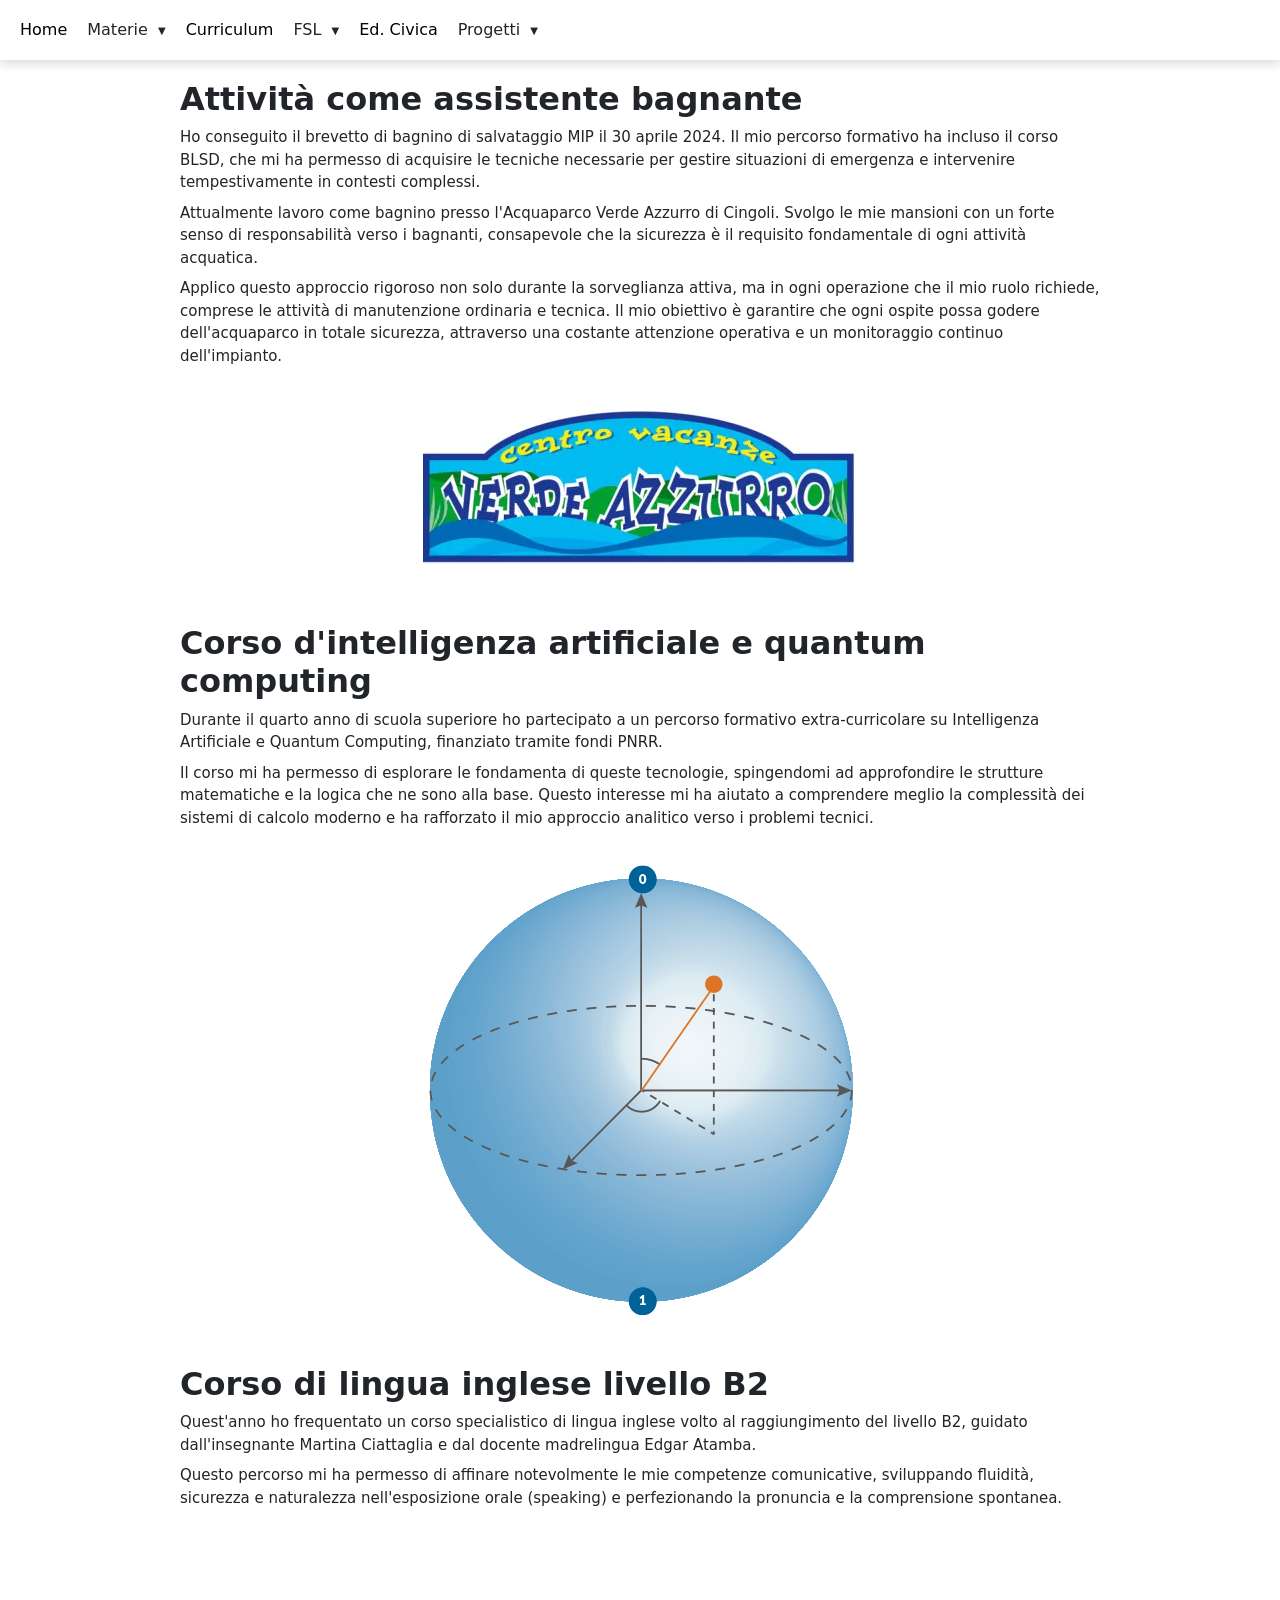
<file: progetti_attività.html>
<!DOCTYPE html>
<html lang="en">

<head>
    <link href="https://cdn.jsdelivr.net/npm/bootstrap@5.3.8/dist/css/bootstrap.min.css" rel="stylesheet"
        integrity="sha384-sRIl4kxILFvY47J16cr9ZwB07vP4J8+LH7qKQnuqkuIAvNWLzeN8tE5YBujZqJLB" crossorigin="anonymous">
    <script src="https://cdn.jsdelivr.net/npm/bootstrap@5.3.8/dist/js/bootstrap.bundle.min.js"
        integrity="sha384-FKyoEForCGlyvwx9Hj09JcYn3nv7wiPVlz7YYwJrWVcXK/BmnVDxM+D2scQbITxI"
        crossorigin="anonymous"></script>
    <link rel="stylesheet" href="style.css">
    <meta charset="UTF-8">
    <meta name="viewport" content="width=device-width, initial-scale=1.0">
    <title>Att. Extrascolastiche</title>
</head>

<body>
    <nav>
        <ul class="navbar">
            <li><a href="index.html">Home</a></li>
            <li class="dropdown">
                <a data-text="Progetti">Materie <span class="freccia">▼</span></a>
                <ul class="dropdown-menu">
                    <li><a href="materie_umanistiche.html">Area umanistica</a></li>
                    <li><a href="materie_scientifiche.html">Area scientifica</a></li>
                </ul>
            </li>
            <li><a href="curriculum.html">Curriculum</a></li>
            <li class="dropdown">
                <a data-text="FSL">FSL <span class="freccia">▼</span></a>
                <ul class="dropdown-menu">
                    <li><a href="fsl_azienda_ospitante.html">L'azienda ospitante</a></li>
                    <li><a href="fsl_percorso.html">Il mio percorso</a></li>
                </ul>
            </li>
            <li><a href="ed_civica.html">Ed. Civica</a></li>
            <li class="dropdown">
                <a data-text="Progetti">Progetti <span class="freccia">▼</span></a>
                <ul class="dropdown-menu">
                    <li><a href="progetti_anno.html">Progetto dell'anno</a></li>
                    <li><a href="progetti_attività.html">Attività extrascolastiche</a></li>
                    <li><a href="progetti_camere.html">Camere Penali</a></li>
                </ul>
            </li>
            
        </ul>
    </nav>
    <main>

        <div class="fsl">
            <h2><b>Attività come assistente bagnante</b></h2>
            <p>Ho conseguito il brevetto di bagnino di salvataggio MIP il 30 aprile 2024. Il mio percorso formativo ha
                incluso il corso BLSD, che mi ha permesso di acquisire le tecniche necessarie per gestire situazioni di
                emergenza e intervenire tempestivamente in contesti complessi.</p>
            <p>Attualmente lavoro come bagnino presso l'Acquaparco Verde Azzurro di Cingoli. Svolgo le mie mansioni con
                un forte senso di responsabilità verso i bagnanti, consapevole che la sicurezza è il requisito
                fondamentale di ogni attività acquatica.</p>
            <p>Applico questo approccio rigoroso non solo durante la sorveglianza attiva, ma in ogni operazione che il
                mio ruolo richiede, comprese le attività di manutenzione ordinaria e tecnica. Il mio obiettivo è
                garantire che ogni ospite possa godere dell'acquaparco in totale sicurezza, attraverso una costante
                attenzione operativa e un monitoraggio continuo dell'impianto.</p>
            <br>
            <img src="images/va_logo.jpg.webp" alt="" class="immagine-centrata">
            <br>
            <br>

            <h2><b>Corso d'intelligenza artificiale e quantum computing</b></h2>
            <p>Durante il quarto anno di scuola superiore ho partecipato a un percorso formativo extra-curricolare su
                Intelligenza Artificiale e Quantum Computing, finanziato tramite fondi PNRR.</p>
            <p>Il corso mi ha permesso di esplorare le fondamenta di queste tecnologie, spingendomi ad approfondire le
                strutture matematiche e la logica che ne sono alla base. Questo interesse mi ha aiutato a comprendere
                meglio
                la complessità dei sistemi di calcolo moderno e ha rafforzato il mio approccio analitico verso i
                problemi
                tecnici.</p>
            <br>
            <img src="images/qubit.png.webp" alt="" class="immagine-centrata">
            <br>
            <br>

            <h2><b>Corso di lingua inglese livello B2</b></h2>
            <p>Quest'anno ho frequentato un corso specialistico di lingua inglese volto al raggiungimento del livello
                B2, guidato dall'insegnante Martina Ciattaglia e dal docente madrelingua Edgar Atamba.</p>
            <p>Questo percorso mi ha permesso di affinare notevolmente le mie competenze comunicative, sviluppando
                fluidità, sicurezza e naturalezza nell'esposizione orale (speaking) e perfezionando la pronuncia e la
                comprensione spontanea.</p>
        </div>
    </main>

</body>

</html>
</file>
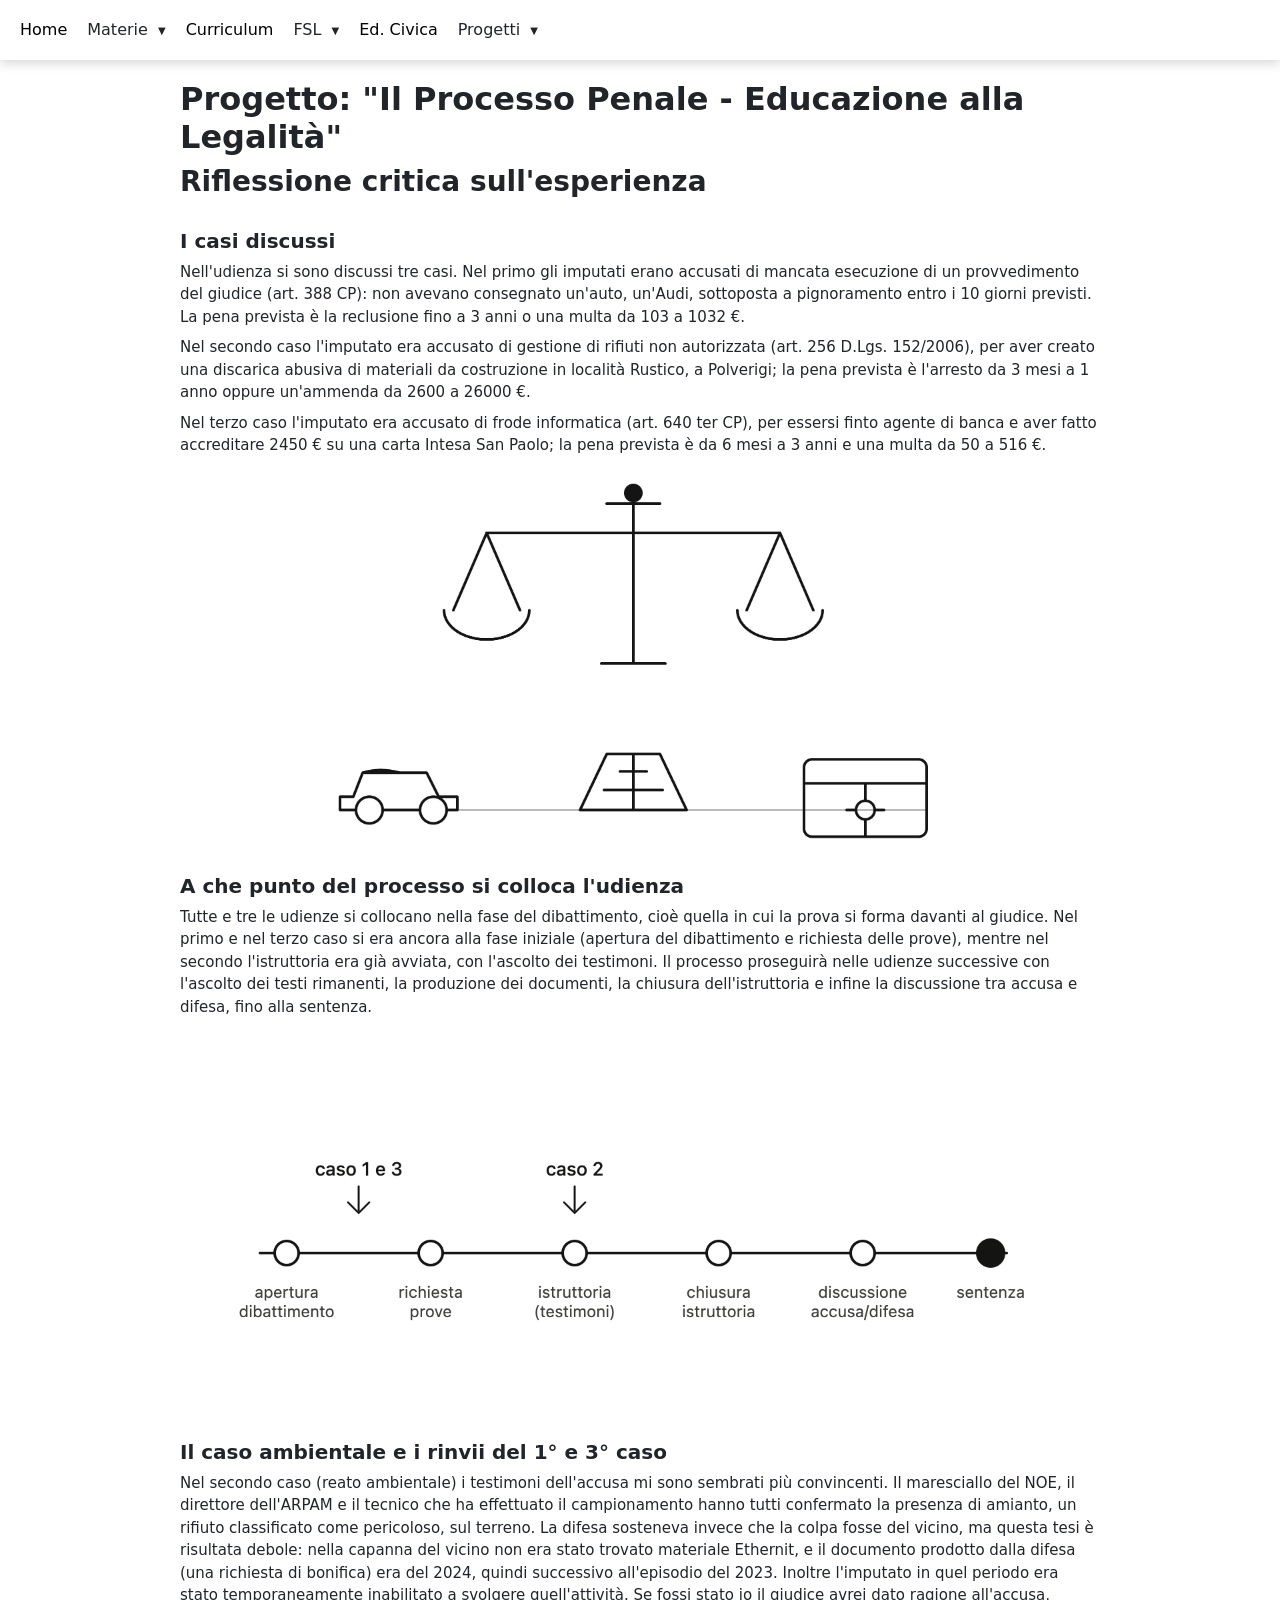
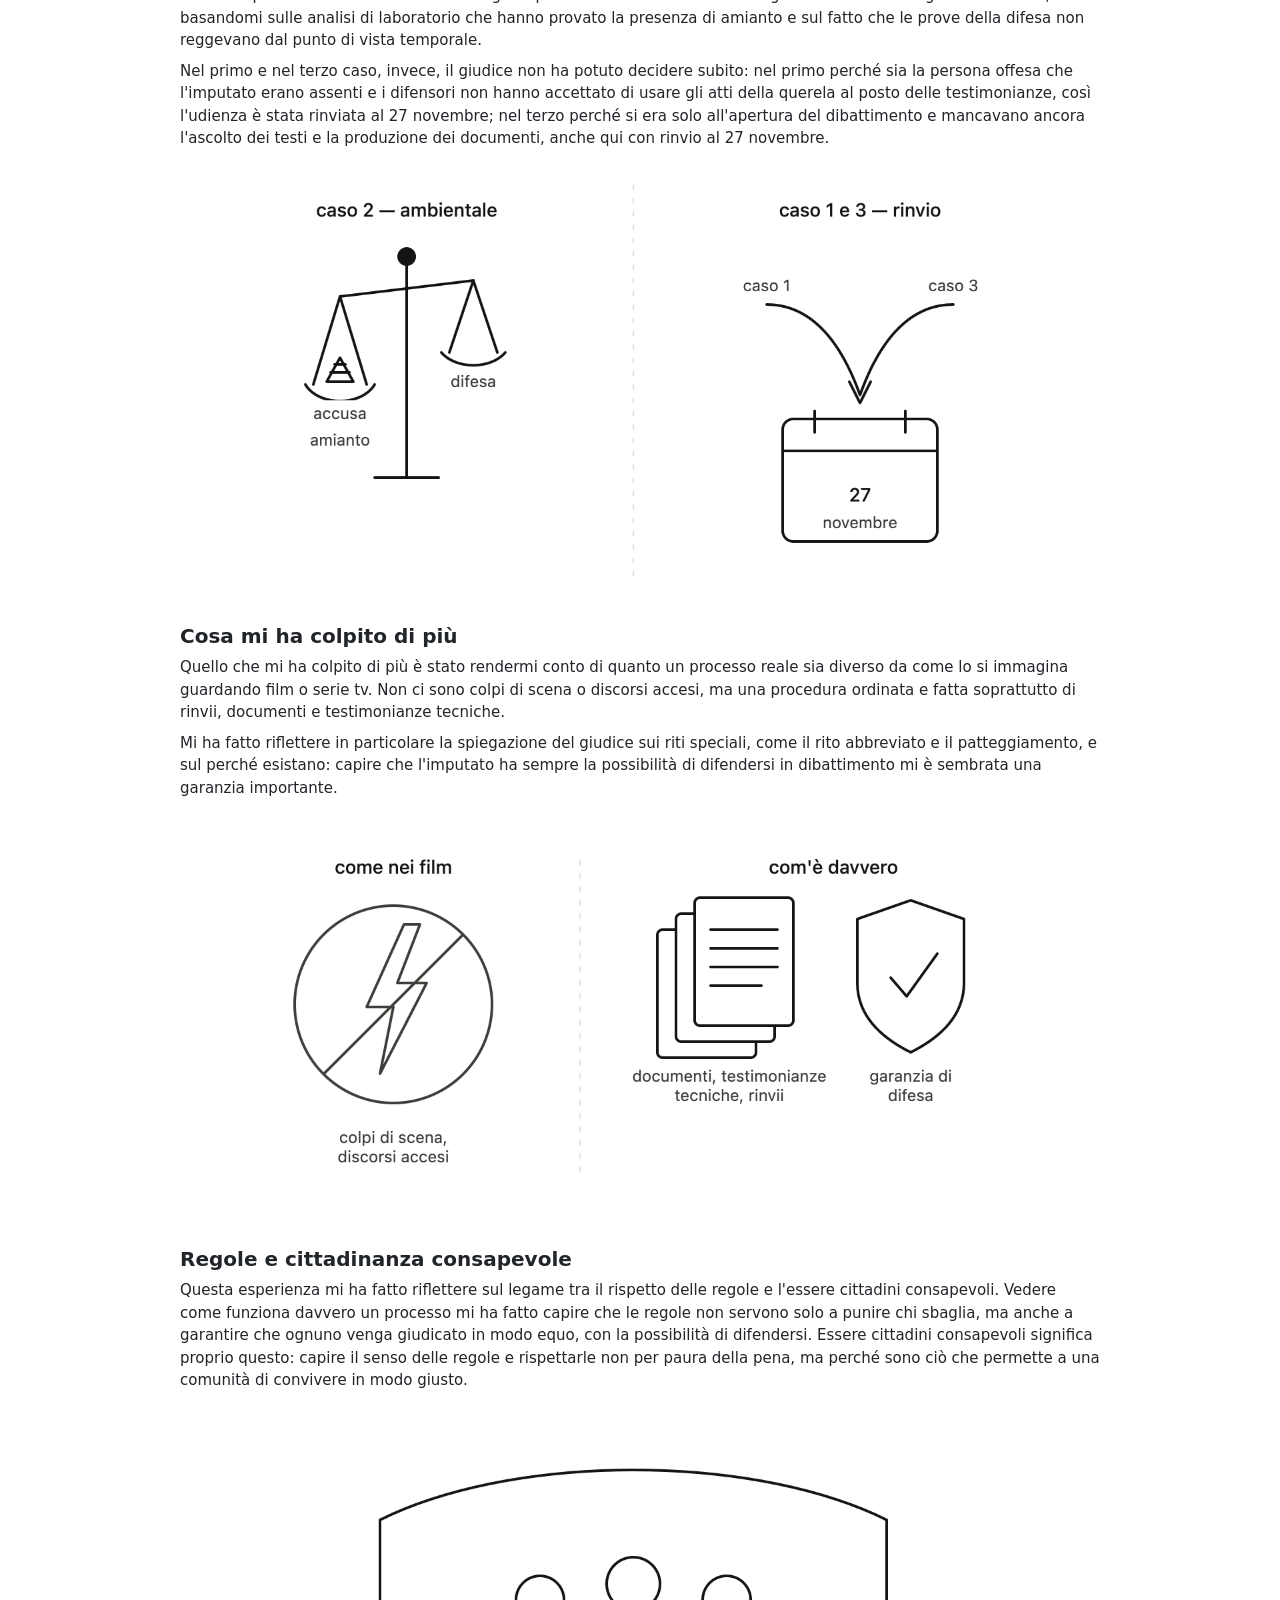
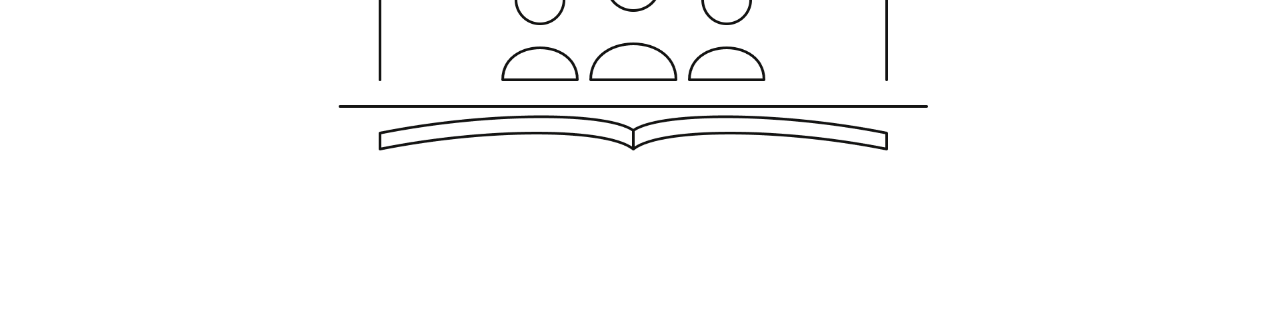
<file: progetti_camere.html>
<!DOCTYPE html>
<html lang="en">

<head>
    <link href="https://cdn.jsdelivr.net/npm/bootstrap@5.3.8/dist/css/bootstrap.min.css" rel="stylesheet"
        integrity="sha384-sRIl4kxILFvY47J16cr9ZwB07vP4J8+LH7qKQnuqkuIAvNWLzeN8tE5YBujZqJLB" crossorigin="anonymous">
    <script src="https://cdn.jsdelivr.net/npm/bootstrap@5.3.8/dist/js/bootstrap.bundle.min.js"
        integrity="sha384-FKyoEForCGlyvwx9Hj09JcYn3nv7wiPVlz7YYwJrWVcXK/BmnVDxM+D2scQbITxI"
        crossorigin="anonymous"></script>
    <link rel="stylesheet" href="style.css">
    <meta charset="UTF-8">
    <meta name="viewport" content="width=device-width, initial-scale=1.0">
    <title>Camere Penali</title>
</head>

<body>
    <nav>
        <ul class="navbar">
            <li><a href="index.html">Home</a></li>
            <li class="dropdown">
                <a data-text="Progetti">Materie <span class="freccia">▼</span></a>
                <ul class="dropdown-menu">
                    <li><a href="materie_umanistiche.html">Area umanistica</a></li>
                    <li><a href="materie_scientifiche.html">Area scientifica</a></li>
                </ul>
            </li>
            <li><a href="curriculum.html">Curriculum</a></li>
            <li class="dropdown">
                <a data-text="FSL">FSL <span class="freccia">▼</span></a>
                <ul class="dropdown-menu">
                    <li><a href="fsl_azienda_ospitante.html">L'azienda ospitante</a></li>
                    <li><a href="fsl_percorso.html">Il mio percorso</a></li>
                </ul>
            </li>
            <li><a href="ed_civica.html">Ed. Civica</a></li>
            <li class="dropdown">
                <a data-text="Progetti">Progetti <span class="freccia">▼</span></a>
                <ul class="dropdown-menu">
                    <li><a href="progetti_anno.html">Progetto dell'anno</a></li>
                    <li><a href="progetti_attività.html">Attività extrascolastiche</a></li>
                    <li><a href="progetti_camere.html">Camere Penali</a></li>
                </ul>
            </li>

        </ul>
    </nav>
    <main>
        <div class="fsl">
            <h2><b>Progetto: "Il Processo Penale - Educazione alla Legalità"</b></h2>
            <h3><b>Riflessione critica sull'esperienza</b></h3>
            <br>
            <h5><b>I casi discussi</b></h5>
            <p>Nell'udienza si sono discussi tre casi. Nel primo gli imputati erano accusati di mancata esecuzione di un
                provvedimento del giudice (art. 388 CP): non avevano consegnato un'auto, un'Audi, sottoposta a
                pignoramento entro i 10 giorni previsti. La pena prevista è la reclusione fino a 3 anni o una multa da
                103 a 1032 €.</p>

            <p>Nel secondo caso l'imputato era accusato di gestione di rifiuti non autorizzata (art. 256
                D.Lgs. 152/2006), per aver creato una discarica abusiva di materiali da costruzione in località Rustico,
                a Polverigi; la pena prevista è l'arresto da 3 mesi a 1 anno oppure un'ammenda da 2600 a 26000 €.</p>

            <p>Nel
                terzo caso l'imputato era accusato di frode informatica (art. 640 ter CP), per essersi finto agente di
                banca e aver fatto accreditare 2450 € su una carta Intesa San Paolo; la pena prevista è da 6 mesi a 3
                anni e una multa da 50 a 516 €.</p>
            <img src="images/tre_casi.jpg" alt="Logo" class="immagine-centrata">
            <br>
            <h5><b>A che punto del processo si colloca l'udienza</b></h5>
            <p>Tutte e tre le udienze si collocano nella fase del dibattimento, cioè quella in cui la prova si forma
                davanti al giudice. Nel primo e nel terzo caso si era ancora alla fase iniziale (apertura del
                dibattimento e richiesta delle prove), mentre nel secondo l'istruttoria era già avviata, con l'ascolto
                dei testimoni. Il processo proseguirà nelle udienze successive con l'ascolto dei testi rimanenti, la
                produzione dei documenti, la chiusura dell'istruttoria e infine la discussione tra accusa e difesa, fino
                alla sentenza.</p>
            <img src="images/fasi_dibattimento_timeline.png" alt="dibattimento" class="immagine-centrata">
            <h5><b>Il caso ambientale e i rinvii del 1° e 3° caso</b></h5>
            <p>Nel secondo caso (reato ambientale) i testimoni dell'accusa mi sono sembrati più convincenti. Il
                maresciallo del NOE, il direttore dell'ARPAM e il tecnico che ha effettuato il campionamento hanno tutti
                confermato la presenza di amianto, un rifiuto classificato come pericoloso, sul terreno. La difesa
                sosteneva invece che la colpa fosse del vicino, ma questa tesi è risultata debole: nella capanna del
                vicino non era stato trovato materiale Ethernit, e il documento prodotto dalla difesa (una richiesta di
                bonifica) era del 2024, quindi successivo all'episodio del 2023. Inoltre l'imputato in quel periodo era
                stato temporaneamente inabilitato a svolgere quell'attività. Se fossi stato io il giudice avrei dato
                ragione all'accusa, basandomi sulle analisi di laboratorio che hanno provato la presenza di amianto e
                sul fatto che le prove della difesa non reggevano dal punto di vista temporale.</p>

            <p>Nel primo e nel terzo caso, invece, il giudice non ha potuto decidere subito: nel primo perché sia la
                persona offesa che l'imputato erano assenti e i difensori non hanno accettato di usare gli atti della
                querela al posto delle testimonianze, così l'udienza è stata rinviata al 27 novembre; nel terzo perché
                si era solo all'apertura del dibattimento e mancavano ancora l'ascolto dei testi e la produzione dei
                documenti, anche qui con rinvio al 27 novembre.</p>
            <img src="images/caso_ambientale_e_rinvii.png" alt="rinvii" class="immagine-centrata">

            <h5><b>Cosa mi ha colpito di più</b></h5>
            <p>Quello che mi ha colpito di più è stato rendermi conto di quanto un processo reale sia diverso da come lo
                si immagina guardando film o serie tv. Non ci sono colpi di scena o discorsi accesi, ma una procedura
                ordinata e fatta soprattutto di rinvii, documenti e testimonianze tecniche.</p>

            <p>Mi ha fatto riflettere in particolare la spiegazione del giudice sui riti speciali, come il rito
                abbreviato e il patteggiamento, e sul perché esistano: capire che l'imputato ha sempre la possibilità di
                difendersi in dibattimento mi è sembrata una garanzia importante.</p>
            <img src="images/aspettativa_vs_realta_processo.png" alt="realtà" class="immagine-centrata">

            <h5><b>Regole e cittadinanza consapevole</b></h5>
            <p>Questa esperienza mi ha fatto riflettere sul legame tra il rispetto delle regole e l'essere cittadini
                consapevoli. Vedere come funziona davvero un processo mi ha fatto capire che le regole non servono solo
                a punire chi sbaglia, ma anche a garantire che ognuno venga giudicato in modo equo, con la possibilità
                di difendersi. Essere cittadini consapevoli significa proprio questo: capire il senso delle regole e
                rispettarle non per paura della pena, ma perché sono ciò che permette a una comunità di convivere in
                modo giusto.</p>
            <img src="images/regole_cittadinanza_consapevole.png" alt="cittadinanza consapevole" class="immagine-centrata">


        </div>
    </main>

</body>

</html>
</file>
<file: style.css>
/*STILI PER INDEX E HOME*/
.home {
    border: 2px;
    margin-left: auto;
    margin-top: 120px;
    margin-right: auto;
    font-size: 15px; /* 1. Impedisce al testo di allargarsi all'infinito su schermi grandi */
    max-width: 500px;
    margin-bottom: 0 30px;

    /* 2. Permette al blocco di stringersi fluidamente sugli schermi piccoli */
    width: 100%;

    /* Opzionale: distanzia il testo dai bordi dello schermo quando la pagina è piccolissima */
    padding: 0 30px;
    box-sizing: border-box;
}

.home h1 {
    text-align: center;
    /* Usiamo clamp anche qui: se la pagina si rimpicciolisce (anche in altezza), 
       il titolo gigante da 70px scende fino a un minimo di 28px per non occupare tutto lo schermo */
    font-size: clamp(28px, 6vw, 70px);
    margin-top: 20px;
    margin-bottom: 20px;
}

.home p {
    font-size: clamp(10px, 2vw, 15px);
}

/* Cornice circolare per la foto */
.foto-cerchio {
    width: clamp(190px, 30vw, 150px);
    height: clamp(140px, 30vw, 220px);
    margin: 30px auto 0 auto;     /* centrata orizzontalmente, staccata dal testo */
    border-radius: 50%;           /* rende il contenitore perfettamente rotondo */
    overflow: hidden;             /* taglia la foto seguendo il cerchio */
    border: 3px solid #000000;    /* bordo del cerchio */
    box-shadow: 0 4px 12px rgba(0, 0, 0, 0.15);
    background-color: #f2f2f2;    /* sfondo se la foto non è ancora caricata */
}

.foto-cerchio img {
    width: 100%;
    height: 100%;
    object-fit: cover;            /* riempie il cerchio senza deformare la foto */
    display: block;
}

p {
    margin-top: 0;
    /* Rimuove lo spazio sopra il paragrafo */
    margin-bottom: 8px;
    /* Riduce lo spazio sotto (il default del browser di solito è circa 16px) */
}

body {
    margin: 0;
    padding: -0;
}

/*-----------------------------------------------------*/

/*STILi DELLA NAVBAR*/
.navbar {
    position: -webkit-sticky;
    /* Supporto per versioni precedenti di Safari */
    position: sticky;
    /* Rende la navbar "appiccicosa" */
    position: fixed;
    /* Blocca la navbar rispetto allo schermo */
    top: 0;
    /* La attacca al bordo superiore */
    left: 0;
    /* La attacca al bordo sinistro */
    width: 100%;
    /* La fa estendere per tutta la larghezza */
    height: 60px;
    /* Imposta un'altezza alla navbar */
    background-color: #ffffff;
    z-index: 1000;
    /* Serve a far sì che la navbar passi SOPRA agli altri elementi */
    list-style: none;
    /* Rimuove i pallini neri della lista */
    margin: 0;
    /* Rimuove i margini predefiniti */
    padding: 0;
    /* Rimuove il rientro predefinito a sinistra */

    display: flex;
    /* Mette gli elementi uno di fianco all'altro */
    justify-content: flex-start;
    /* Allinea tutti gli elementi a SINISTRA */
    gap: 20px;
    /* Crea uno spazio uniforme tra un link e l'altro */
    padding: 15px 20px;
    /* Spazio interno per non far toccare i bordi dello schermo */
    box-shadow: 0 4px 10px rgba(0, 0, 0, 0.15);
    box-sizing: border-box;

}

.navbar a {
    text-decoration: none;
    /* !!! Questa è la riga che rimuove la sottolineatura !!! */
    color: #000000;
    /* Scegli il colore del testo (es. bianco) */
    transition: color 0.3s;
    /* Rende fluido il cambio colore al passaggio del mouse */
    font-weight: normal;
    /* Stato normale: testo regolare */
}

.navbar a:hover {
    font-weight: bold;
    /* Diventa in grassetto al passaggio del mouse */
}

/* Prepara il punto di ancoraggio per il sotto-menu */
.dropdown {
    position: relative;
}

/* 1. NASCONDILMENTO DI DEFAULT E STILE DEL SOTTO-MENU */
.dropdown-menu {
    display: none;
    /* Nasconde il menu di default */
    position: absolute;
    /* Lo sgancia dal flusso normale della navbar */
    top: 100%;
    /* Lo posiziona esattamente sotto la navbar */
    left: 0;
    background-color: #ffffff;
    /* Stesso colore della navbar per continuità */
    list-style: none;
    padding: 10px 0;
    margin: 0;
    min-width: 160px;
    /* Larghezza minima del rettangolo a tendina */
    box-shadow: 0 4px 10px rgba(0, 0, 0, 0.15);
    /* Ombra lieve sotto la tendina */
}

/* Stile dei link interni al sotto-menu */
.dropdown-menu li a {
    padding: 10px 20px;
    display: block;
    /* Fa sì che il link occupi tutta la riga */
    white-space: nowrap;
    /* Evita che il testo vada a capo */
}

/* 2. LA MAGIA: Fai comparire il menu quando passi il mouse su .dropdown */
.dropdown:hover .dropdown-menu {
    display: block;
    /* Mostra il menu in cascata */
}

/* Opzionale: un piccolo dettaglio estetico per la frecciatina */
.freccia {
    font-size: 10px;
    margin-left: 5px;
    vertical-align: middle;
}

/* ---------------------------------------------------
   NAVBAR RESPONSIVE – schermi piccoli (telefono verticale)
   --------------------------------------------------- */
@media (max-width: 600px) {
    .navbar {
        gap: 10px;        /* Riduce lo spazio tra i link */
        padding: 0 10px;  /* Riduce il padding laterale */
    }

    .navbar a {
        font-size: 12px;  /* Rimpicciolisce il testo dei link */
    }
}

@media (max-width: 430px) {
    .navbar a {
        font-size: 11px;
    }

    .navbar {
        gap: 6px;
        padding: 0 8px;
    }
}

/*STILI PER FSL*/
.fsl {
    border: 2px;
    margin-left: auto;
    margin-top: 80px;
    margin-right: auto;
    font-size: 15px;
    /* 1. Impedisce al testo di allargarsi all'infinito su schermi grandi */
    max-width: 1000px;

    /* 2. Permette al blocco di stringersi fluidamente sugli schermi piccoli */
    width: 100%;

    /* Opzionale: distanzia il testo dai bordi dello schermo quando la pagina è piccolissima */
    padding: 0 40px 40px 40px;
    box-sizing: border-box;
    margin-bottom: 60px;
}

.immagine-centrata {

    display: block;
    /* 1. Trasforma l'immagine in un blocco */
    margin-left: auto;
    /* 2. Calcola automaticamente lo spazio a sinistra */
    margin-right: auto;
    /* 3. Calcola automaticamente lo spazio a destra */

    /* Opzionale: rende l'immagine responsive così non esce dagli schermi piccoli */
    max-width: 100%;
    height: auto;

}

/*STILE PER IL CURRICULUM*/
/* Stili specifici per la pagina curriculum */
.curriculum {
    margin-left: auto;
    margin-top: 80px;
    margin-right: auto;
    margin-bottom: 60px;
    max-width: 900px;
    width: 100%;
    padding: 0 30px 40px 30px;
    box-sizing: border-box;
    font-size: 15px;
}

.curriculum h1 {
    font-size: clamp(28px, 5vw, 52px);
    text-align: center;
    margin-bottom: 8px;
}

.curriculum .sottotitolo {
    text-align: center;
    font-size: clamp(12px, 2vw, 16px);
    color: #555;
    margin-bottom: 40px;
}

/* Bottone per scaricare il PDF del curriculum */
.cv-download {
    text-align: center;
    margin-bottom: 40px;
}

.btn-download {
    display: inline-block;
    text-decoration: none;
    font-size: clamp(13px, 1.8vw, 15px);
    font-weight: 600;
    color: #ffffff;
    background-color: #000000;
    padding: 12px 28px;
    border: 2px solid #000000;
    border-radius: 6px;
    transition: background-color 0.3s, color 0.3s;
}

.btn-download:hover {
    background-color: #ffffff;
    color: #000000;
}

/* Sezioni principali */
.cv-section {
    margin-bottom: 36px;
}


/* Righe info base */
.cv-info-grid {
    display: grid;
    grid-template-columns: 180px 1fr;
    gap: 6px 16px;
    font-size: clamp(12px, 1.8vw, 15px);
}

.cv-info-grid .label {
    color: #666;
}

.cv-info-grid .value {
    font-weight: 500;
}

/* Card esperienza / attività */
.cv-card {
    border-left: 3px solid #000;
    padding: 10px 16px;
    margin-bottom: 14px;
    background-color: #f9f9f9;
}

/* Tabella piano di studi */
.cv-table {
    width: 100%;
    border-collapse: collapse;
    font-size: clamp(10px, 1.5vw, 13px);
    margin-bottom: 8px;
}

.cv-table thead tr {
    background-color: #000;
    color: #fff;
}

.cv-table thead th {
    padding: 8px 10px;
    text-align: left;
    font-weight: 600;
}

.cv-table tbody tr:nth-child(even) {
    background-color: #f2f2f2;
}

.cv-table tbody td {
    padding: 7px 10px;
    border-bottom: 1px solid #e0e0e0;
}

.cv-table tfoot tr {
    background-color: #e8e8e8;
    font-weight: bold;
}

.cv-table tfoot td {
    padding: 7px 10px;
}

/* Certificazioni */
.cv-cert {
    display: flex;
    align-items: flex-start;
    gap: 12px;
    margin-bottom: 12px;
    font-size: clamp(12px, 1.7vw, 14px);
}
</file>
